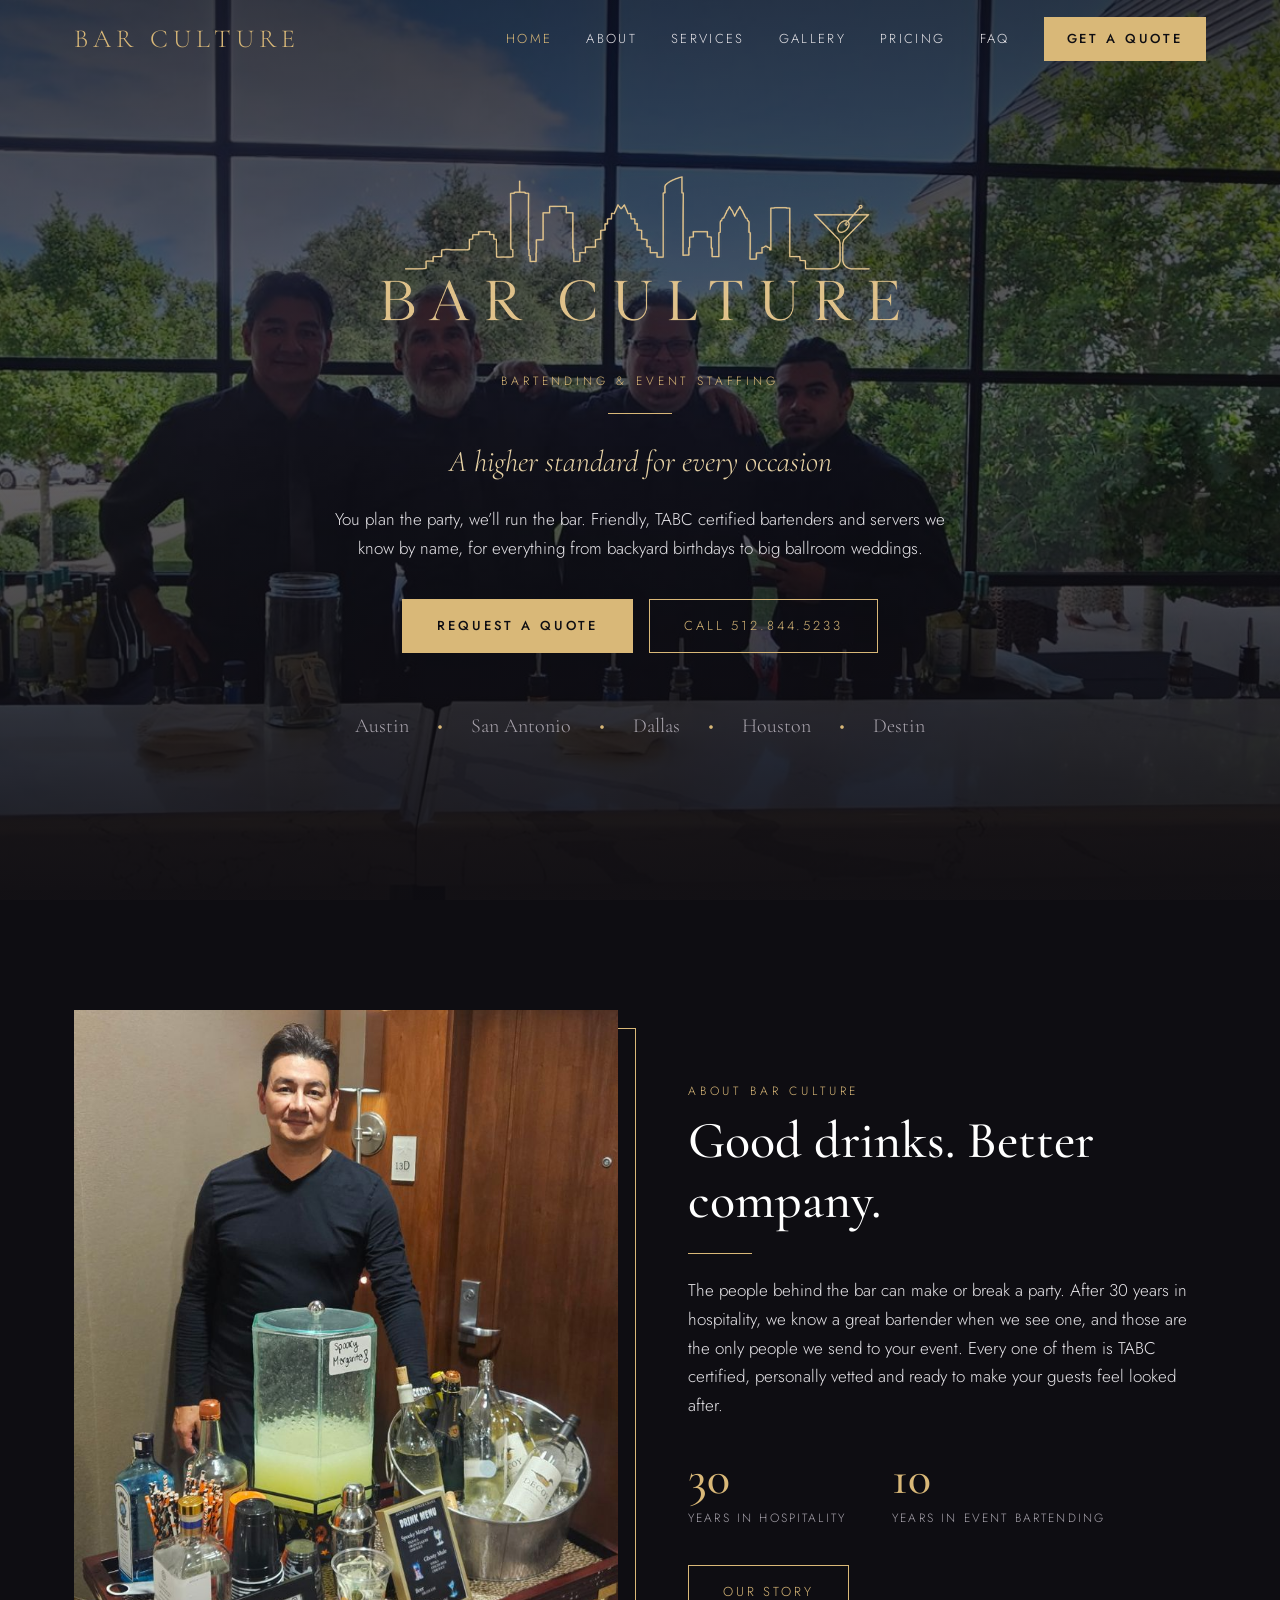
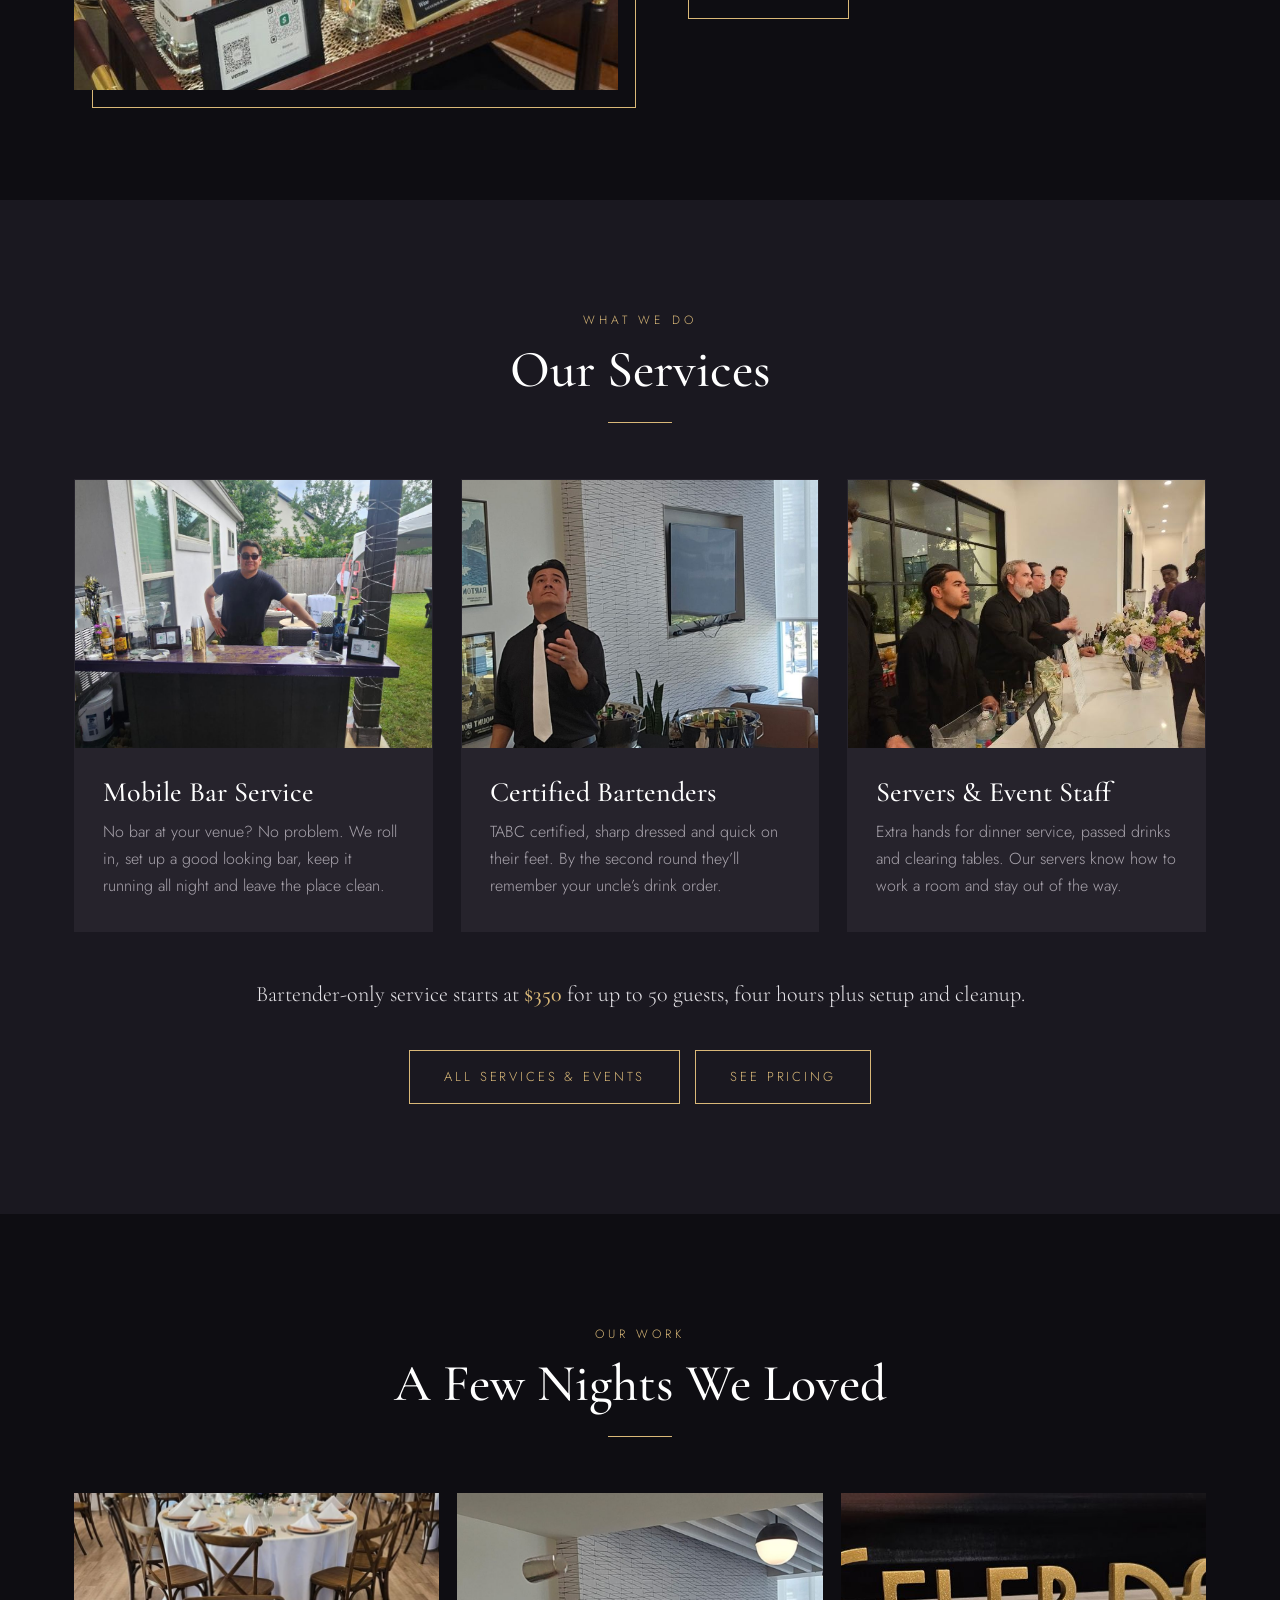
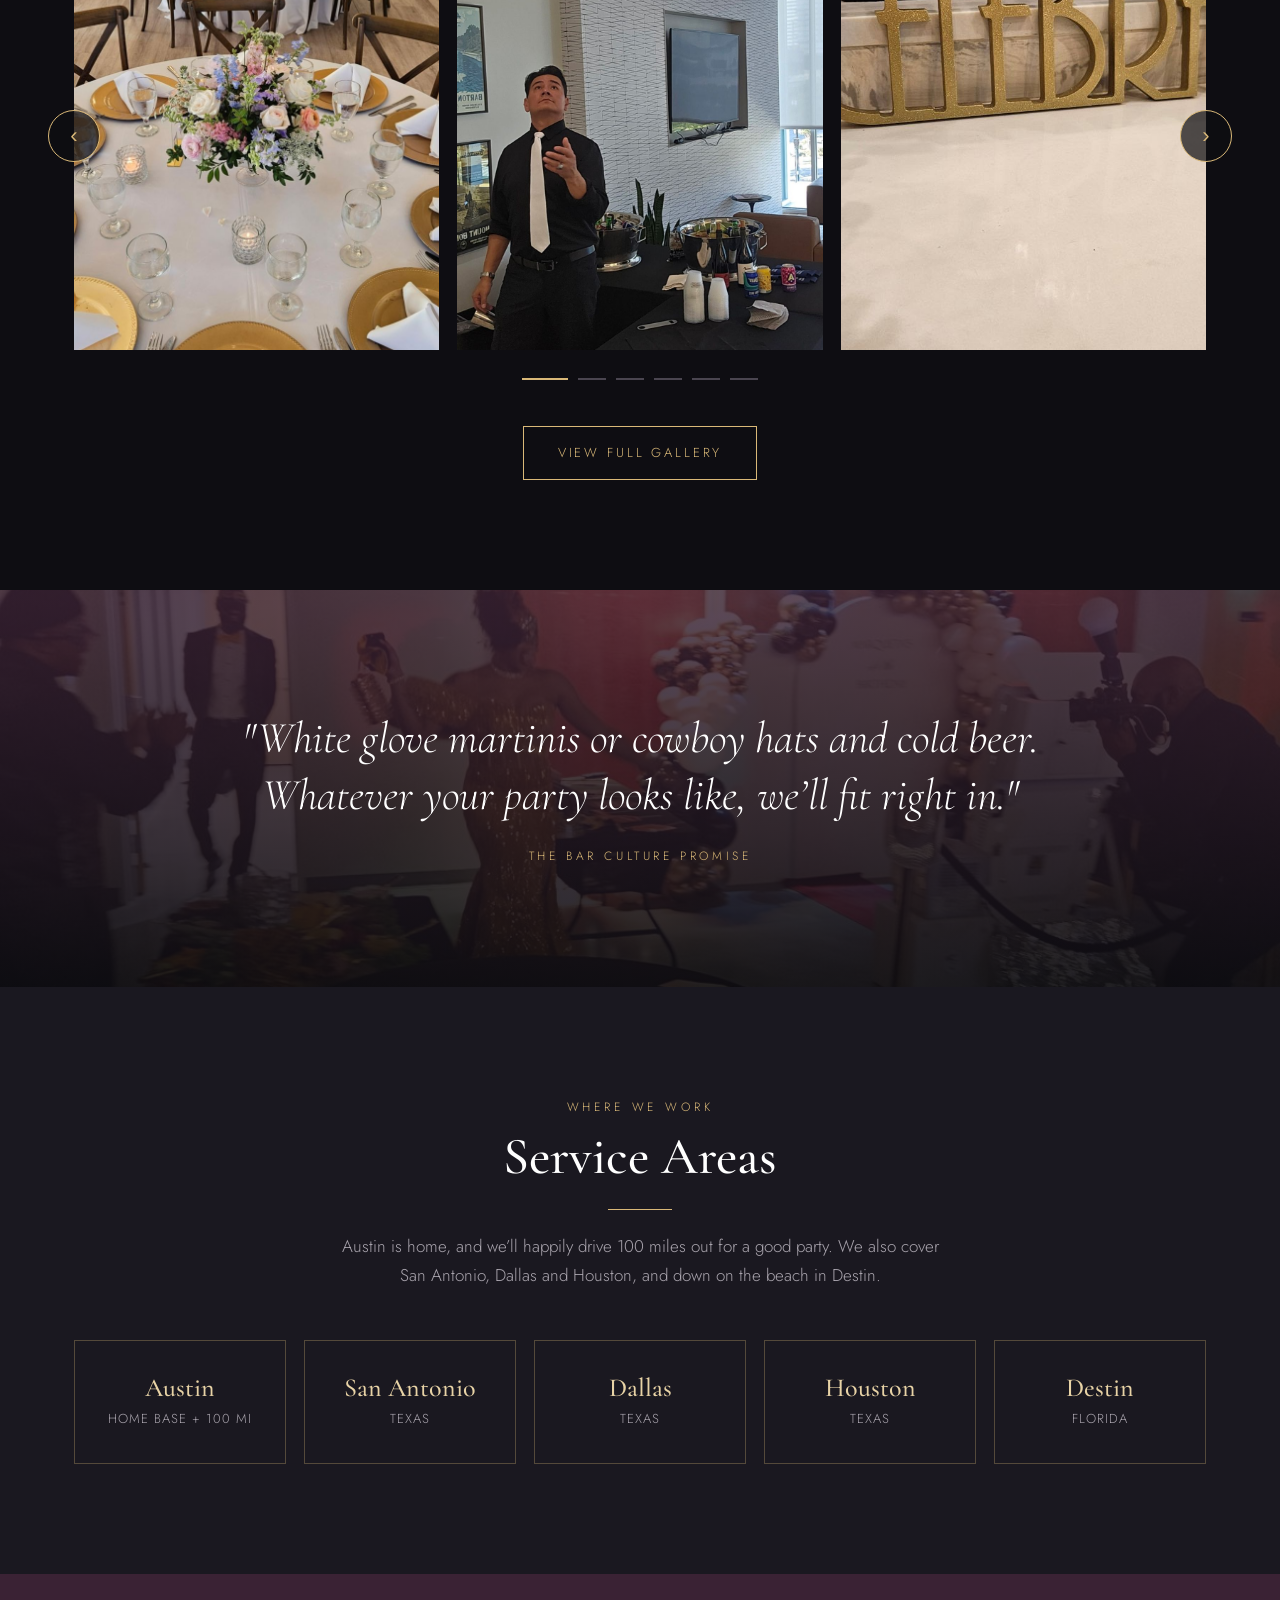
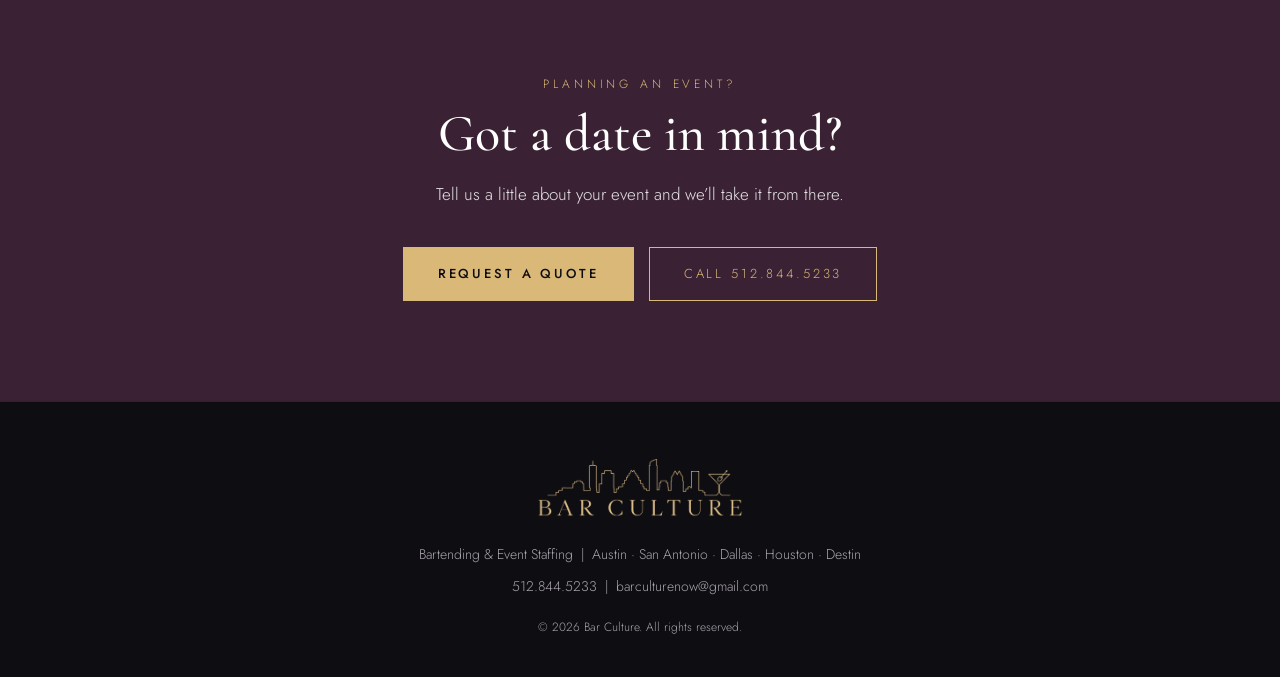
<file: index.html>
<!DOCTYPE html>
<html lang="en">
<head>
<meta charset="UTF-8">
<meta name="viewport" content="width=device-width, initial-scale=1">
<title>Bar Culture | Mobile Bar &amp; Event Staffing in Texas &amp; Destin</title>
<meta name="description" content="Bar Culture provides TABC certified bartenders, servers and mobile bar service for weddings, private parties, corporate events, festivals and concerts across Texas and Destin, Florida.">
<link rel="preconnect" href="https://fonts.googleapis.com">
<link rel="preconnect" href="https://fonts.gstatic.com" crossorigin>
<link href="https://fonts.googleapis.com/css2?family=Cormorant+Garamond:ital,wght@0,400;0,500;0,600;1,400&family=Jost:wght@300;400;500&display=swap" rel="stylesheet">
<link rel="stylesheet" href="css/style.css">
</head>
<body data-page="home">
<header class="hero" id="top">
  <div class="wrap">
    <img src="img/logo-gold.png" alt="Bar Culture" class="hero-logo">
    <div class="eyebrow">Bartending &amp; Event Staffing</div>
    <div class="rule" style="margin:22px auto"></div>
    <div class="tag">A higher standard for every occasion</div>
    <p class="sub">You plan the party, we’ll run the bar. Friendly, TABC certified bartenders and servers we know by name, for everything from backyard birthdays to big ballroom weddings.</p>
    <div class="ctas">
      <a href="contact.html" class="btn btn-gold">Request a Quote</a>
      <a href="tel:+15128445233" class="btn btn-line">Call 512.844.5233</a>
    </div>
    <div class="cities" data-cities><span data-city="Austin">Austin</span><span data-city="San Antonio">San Antonio</span><span data-city="Dallas">Dallas</span><span data-city="Houston">Houston</span><span data-city="Destin">Destin</span></div>
    <div class="near" data-near></div>
  </div>
</header>

<section>
  <div class="wrap intro">
    <div class="intro-img fade"><img src="img/cart.jpg" alt="Bar Culture mobile bar cart"></div>
    <div class="fade">
      <div class="eyebrow">About Bar Culture</div>
      <h2>Good drinks. Better company.</h2>
      <div class="rule"></div>
      <p>The people behind the bar can make or break a party. After 30 years in hospitality, we know a great bartender when we see one, and those are the only people we send to your event. Every one of them is TABC certified, personally vetted and ready to make your guests feel looked after.</p>
      <div class="stats">
        <div class="stat"><b>30</b><small>Years in hospitality</small></div>
        <div class="stat"><b>10</b><small>Years in event bartending</small></div>
      </div>
      <a href="about.html" class="btn btn-line" style="margin-top:34px">Our Story</a>
    </div>
  </div>
</section>

<section class="alt">
  <div class="wrap">
    <div class="center fade"><div class="eyebrow">What We Do</div><h2>Our Services</h2><div class="rule"></div></div>
    <div class="grid3"><div class="card fade"><img src="img/outdoor-bar.jpg" alt="Mobile Bar Service"><div class="body"><h3>Mobile Bar Service</h3><p>No bar at your venue? No problem. We roll in, set up a good looking bar, keep it running all night and leave the place clean.</p></div></div><div class="card fade"><img src="img/bartender.jpg" alt="Certified Bartenders"><div class="body"><h3>Certified Bartenders</h3><p>TABC certified, sharp dressed and quick on their feet. By the second round they’ll remember your uncle’s drink order.</p></div></div><div class="card fade"><img src="img/team.jpg" alt="Servers &amp; Event Staff"><div class="body"><h3>Servers &amp; Event Staff</h3><p>Extra hands for dinner service, passed drinks and clearing tables. Our servers know how to work a room and stay out of the way.</p></div></div></div>
    <p class="teaser fade">Bartender-only service starts at <b>$350</b> for up to 50 guests, four hours plus setup and cleanup.</p>
    <div class="more fade" style="margin-top:26px"><a href="services.html" class="btn btn-line">All Services &amp; Events</a> &nbsp; <a href="services.html#pricing" class="btn btn-line" style="margin-top:10px">See Pricing</a></div>
  </div>
</section>

<section>
  <div class="wrap">
    <div class="center fade"><div class="eyebrow">Our Work</div><h2>A Few Nights We Loved</h2><div class="rule"></div></div>
    <div class="carousel fade" data-carousel></div>
    <div class="more fade"><a href="gallery.html" class="btn btn-line">View Full Gallery</a></div>
  </div>
</section>

<div class="band">
  <div class="wrap fade">
    <blockquote>"White glove martinis or cowboy hats and cold beer. Whatever your party looks like, we’ll fit right in."</blockquote>
    <cite>The Bar Culture Promise</cite>
  </div>
</div>

<section id="areas" class="alt">
  <div class="wrap">
    <div class="center fade">
      <div class="eyebrow">Where We Work</div>
      <h2>Service Areas</h2>
      <div class="rule"></div>
      <p style="color:var(--muted);max-width:620px;margin:0 auto">Austin is home, and we’ll happily drive 100 miles out for a good party. We also cover San Antonio, Dallas and Houston, and down on the beach in Destin.</p>
    </div>
    <div class="areas fade" data-cities>
      <div class="area" data-city="Austin"><h3>Austin</h3><p>HOME BASE + 100 MI</p><span class="tagc">CLOSEST TO YOU</span></div>
      <div class="area" data-city="San Antonio"><h3>San Antonio</h3><p>TEXAS</p><span class="tagc">CLOSEST TO YOU</span></div>
      <div class="area" data-city="Dallas"><h3>Dallas</h3><p>TEXAS</p><span class="tagc">CLOSEST TO YOU</span></div>
      <div class="area" data-city="Houston"><h3>Houston</h3><p>TEXAS</p><span class="tagc">CLOSEST TO YOU</span></div>
      <div class="area" data-city="Destin"><h3>Destin</h3><p>FLORIDA</p><span class="tagc">CLOSEST TO YOU</span></div>
    </div>
  </div>
</section>
<div class="cta-band"><div class="wrap fade"><div class="eyebrow">Planning an event?</div><h2>Got a date in mind?</h2><p style="color:var(--platinum);margin:-8px auto 28px;max-width:520px">Tell us a little about your event and we’ll take it from there.</p>
<a href="contact.html" class="btn btn-gold">Request a Quote</a> &nbsp; <a href="tel:+15128445233" class="btn btn-line" style="margin-top:10px">Call 512.844.5233</a></div></div>
<script src="js/site.js"></script>
</body>
</html>
</file>
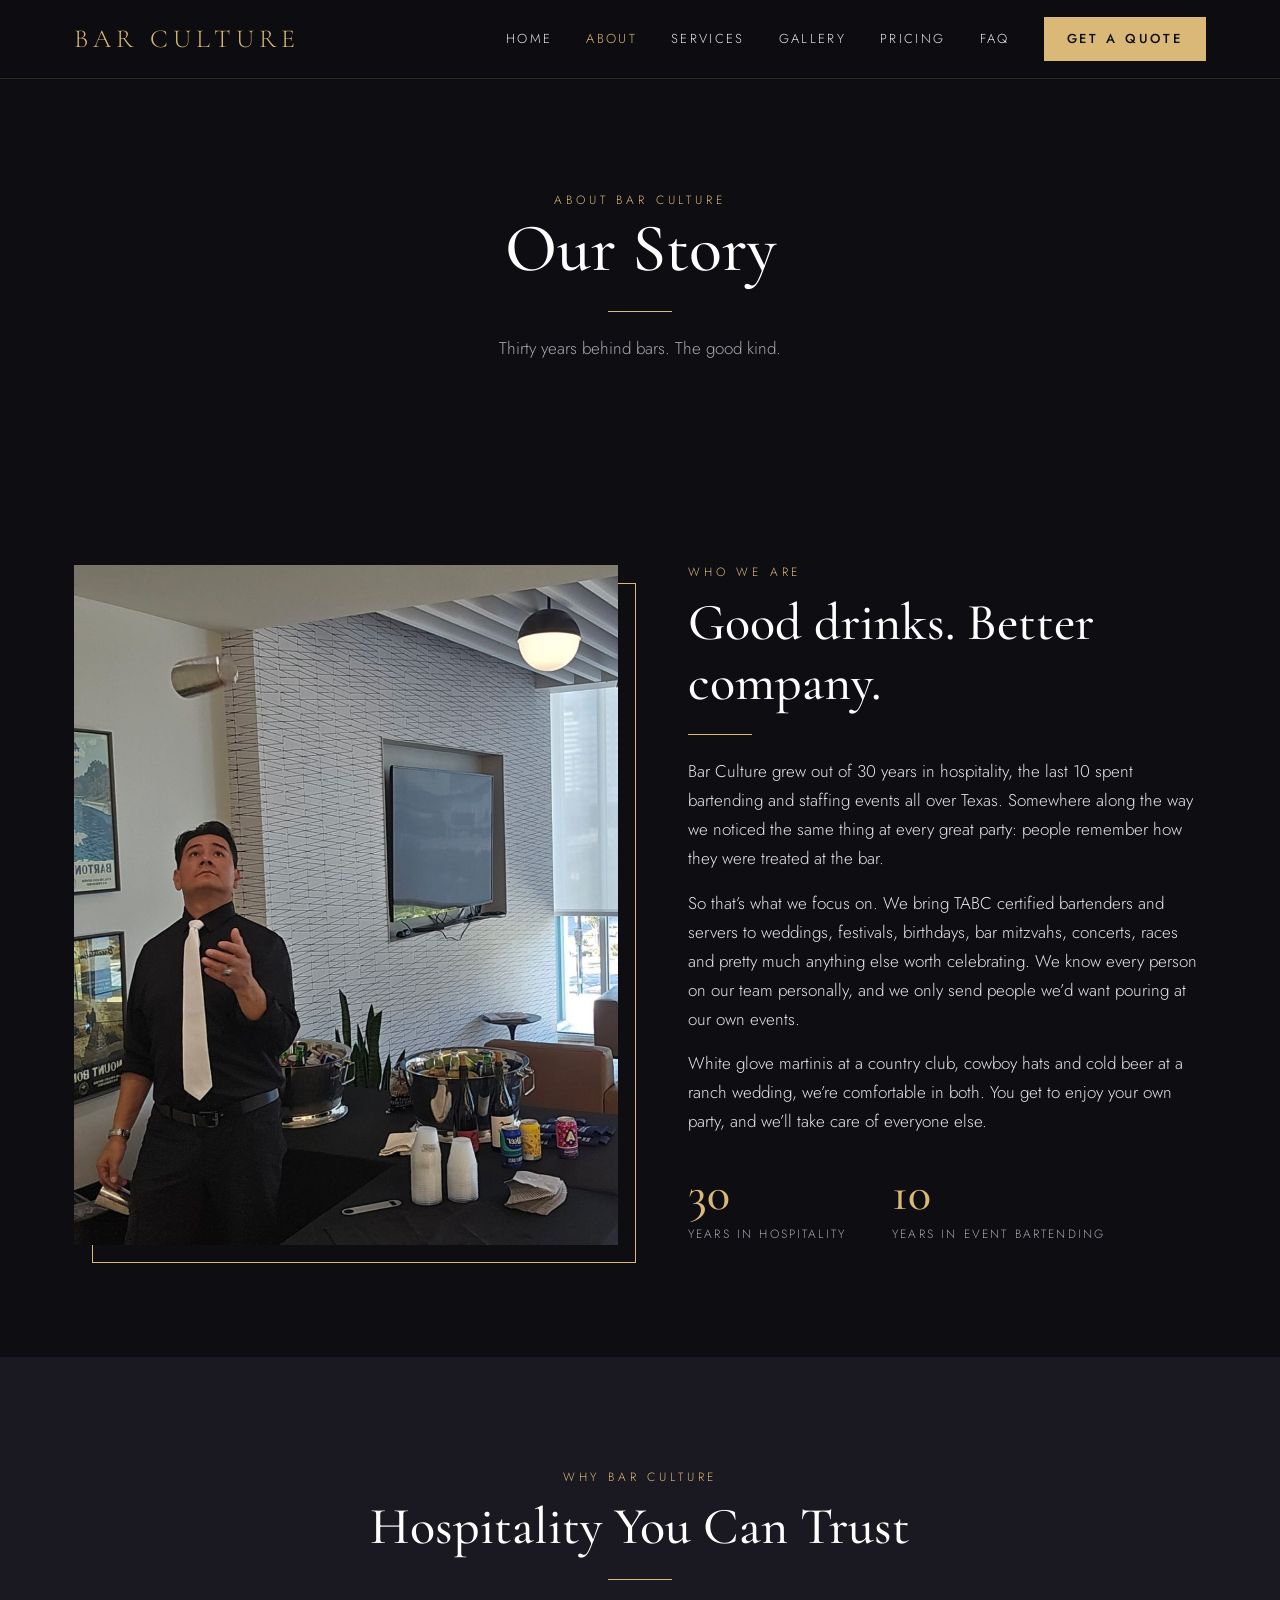
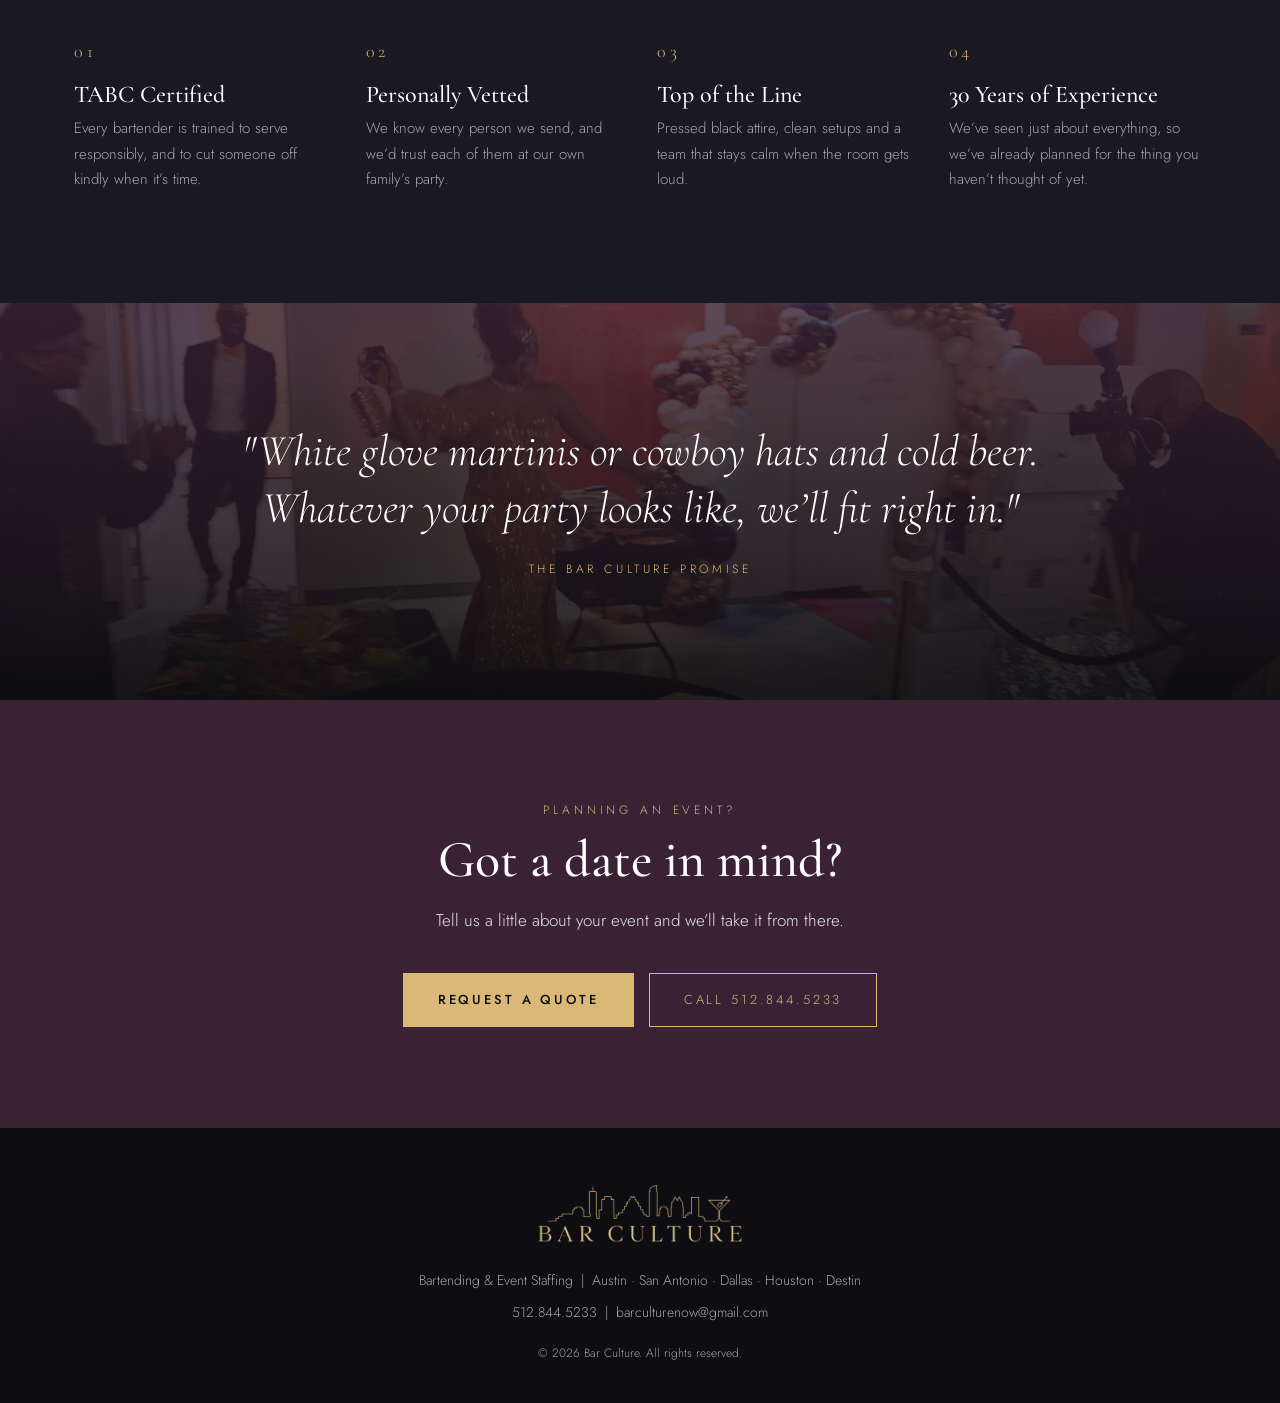
<file: about.html>
<!DOCTYPE html>
<html lang="en">
<head>
<meta charset="UTF-8">
<meta name="viewport" content="width=device-width, initial-scale=1">
<title>Bar Culture | About</title>
<meta name="description" content="Bar Culture provides TABC certified bartenders, servers and mobile bar service for weddings, private parties, corporate events, festivals and concerts across Texas and Destin, Florida.">
<link rel="preconnect" href="https://fonts.googleapis.com">
<link rel="preconnect" href="https://fonts.gstatic.com" crossorigin>
<link href="https://fonts.googleapis.com/css2?family=Cormorant+Garamond:ital,wght@0,400;0,500;0,600;1,400&family=Jost:wght@300;400;500&display=swap" rel="stylesheet">
<link rel="stylesheet" href="css/style.css">
</head>
<body data-page="about">
<header class="page-head" style="--bg:url(../img/team.jpg)">
  <div class="wrap"><div class="eyebrow">About Bar Culture</div><h1>Our Story</h1><div class="rule"></div><p>Thirty years behind bars. The good kind.</p></div>
</header>
<section>
  <div class="wrap intro">
    <div class="intro-img fade"><img src="img/bartender.jpg" alt="Bar Culture founder"></div>
    <div class="fade">
      <div class="eyebrow">Who We Are</div>
      <h2>Good drinks. Better company.</h2>
      <div class="rule"></div>
      <p>Bar Culture grew out of 30 years in hospitality, the last 10 spent bartending and staffing events all over Texas. Somewhere along the way we noticed the same thing at every great party: people remember how they were treated at the bar.</p>
      <p style="margin-top:16px">So that’s what we focus on. We bring TABC certified bartenders and servers to weddings, festivals, birthdays, bar mitzvahs, concerts, races and pretty much anything else worth celebrating. We know every person on our team personally, and we only send people we’d want pouring at our own events.</p>
      <p style="margin-top:16px">White glove martinis at a country club, cowboy hats and cold beer at a ranch wedding, we’re comfortable in both. You get to enjoy your own party, and we’ll take care of everyone else.</p>
      <div class="stats">
        <div class="stat"><b>30</b><small>Years in hospitality</small></div>
        <div class="stat"><b>10</b><small>Years in event bartending</small></div>
      </div>
    </div>
  </div>
</section>
<section class="alt">
  <div class="wrap">
    <div class="center fade"><div class="eyebrow">Why Bar Culture</div><h2>Hospitality You Can Trust</h2><div class="rule"></div></div>
    <div class="why">
      <div class="fade"><div class="num">01</div><h3>TABC Certified</h3><p>Every bartender is trained to serve responsibly, and to cut someone off kindly when it’s time.</p></div>
      <div class="fade"><div class="num">02</div><h3>Personally Vetted</h3><p>We know every person we send, and we’d trust each of them at our own family’s party.</p></div>
      <div class="fade"><div class="num">03</div><h3>Top of the Line</h3><p>Pressed black attire, clean setups and a team that stays calm when the room gets loud.</p></div>
      <div class="fade"><div class="num">04</div><h3>30 Years of Experience</h3><p>We’ve seen just about everything, so we’ve already planned for the thing you haven’t thought of yet.</p></div>
    </div>
  </div>
</section>
<div class="band">
  <div class="wrap fade">
    <blockquote>"White glove martinis or cowboy hats and cold beer. Whatever your party looks like, we’ll fit right in."</blockquote>
    <cite>The Bar Culture Promise</cite>
  </div>
</div>
<div class="cta-band"><div class="wrap fade"><div class="eyebrow">Planning an event?</div><h2>Got a date in mind?</h2><p style="color:var(--platinum);margin:-8px auto 28px;max-width:520px">Tell us a little about your event and we’ll take it from there.</p>
<a href="contact.html" class="btn btn-gold">Request a Quote</a> &nbsp; <a href="tel:+15128445233" class="btn btn-line" style="margin-top:10px">Call 512.844.5233</a></div></div>
<script src="js/site.js"></script>
</body>
</html>
</file>
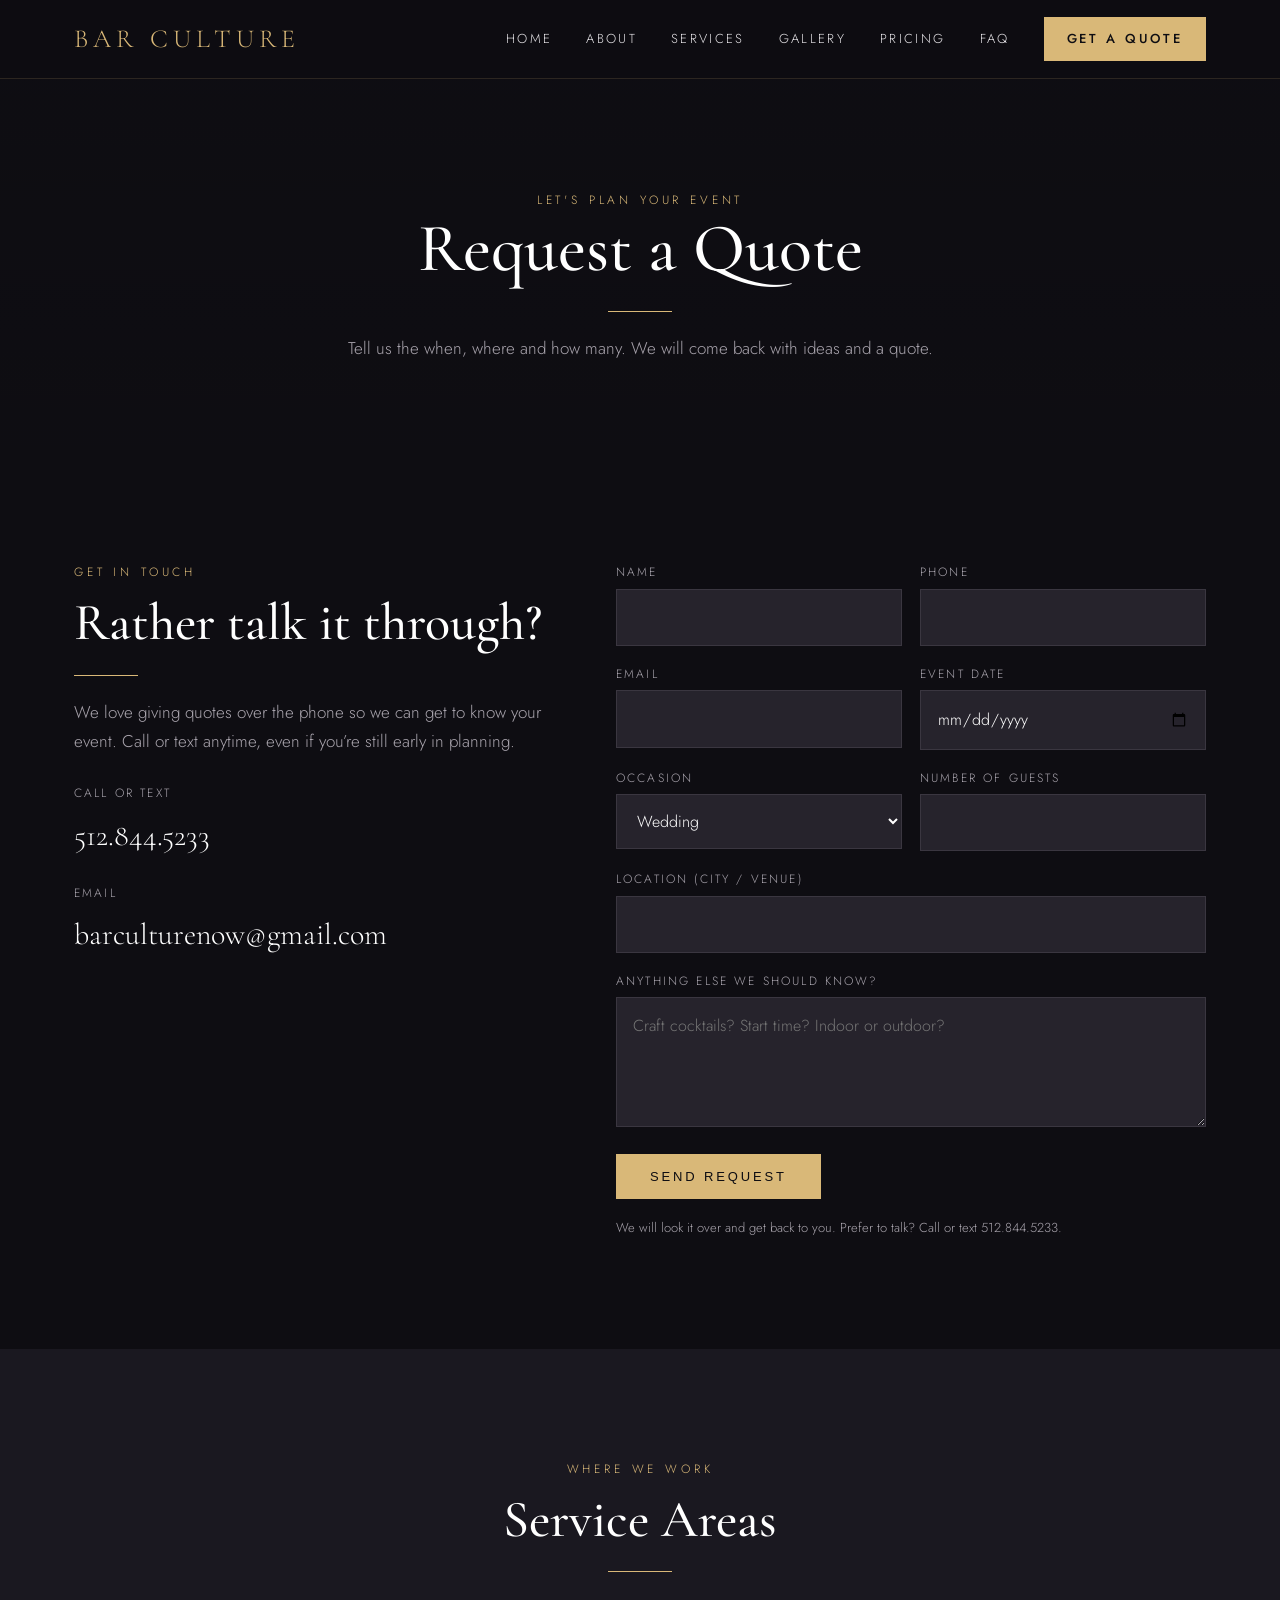
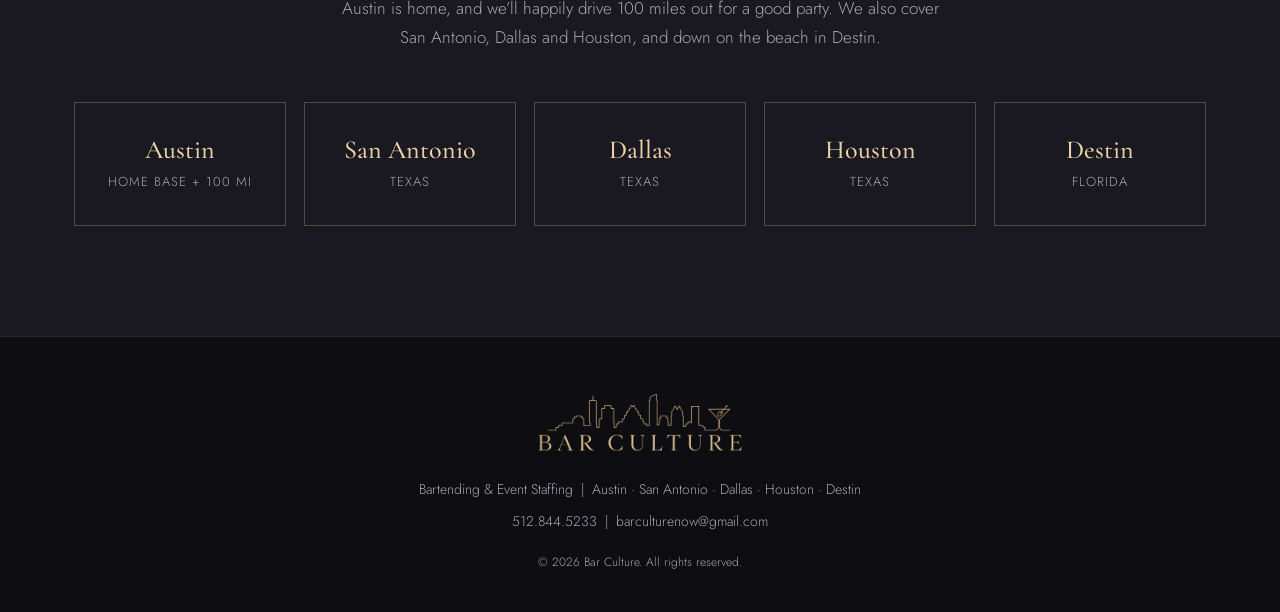
<file: contact.html>
<!DOCTYPE html>
<html lang="en">
<head>
<meta charset="UTF-8">
<meta name="viewport" content="width=device-width, initial-scale=1">
<title>Bar Culture | Request a Quote</title>
<meta name="description" content="Bar Culture provides TABC certified bartenders, servers and mobile bar service for weddings, private parties, corporate events, festivals and concerts across Texas and Destin, Florida.">
<link rel="preconnect" href="https://fonts.googleapis.com">
<link rel="preconnect" href="https://fonts.gstatic.com" crossorigin>
<link href="https://fonts.googleapis.com/css2?family=Cormorant+Garamond:ital,wght@0,400;0,500;0,600;1,400&family=Jost:wght@300;400;500&display=swap" rel="stylesheet">
<link rel="stylesheet" href="css/style.css">
</head>
<body data-page="contact">
<header class="page-head" style="--bg:url(../img/wedding.jpg)">
  <div class="wrap"><div class="eyebrow">Let&#39;s Plan Your Event</div><h1>Request a Quote</h1><div class="rule"></div><p>Tell us the when, where and how many. We will come back with ideas and a quote.</p></div>
</header>
<section>
  <div class="wrap contact">
    <div class="cinfo fade">
      <div class="eyebrow">Get in Touch</div>
      <h2>Rather talk it through?</h2>
      <div class="rule"></div>
      <p style="color:var(--muted);margin-bottom:28px">We love giving quotes over the phone so we can get to know your event. Call or text anytime, even if you’re still early in planning.</p><label>Call or Text</label><a href="tel:+15128445233">512.844.5233</a>
      <label>Email</label><a href="mailto:barculturenow@gmail.com">barculturenow@gmail.com</a>
      <div class="near" data-near style="margin-top:0"></div>
    </div>
    <form id="quote" class="fade" action="https://formsubmit.co/barculturenow@gmail.com" method="POST">
      <input type="hidden" name="_subject" value="New quote request from the Bar Culture website">
      <input type="hidden" name="_template" value="table">
      <input type="hidden" name="_captcha" value="false">
      <input type="hidden" name="_next" value="https://musa31416.github.io/bar-culture/thanks.html">
      <input type="text" name="_honey" style="display:none" tabindex="-1" autocomplete="off">
      <div><label>Name</label><input name="Name" required></div>
      <div><label>Phone</label><input name="Phone" type="tel" required></div>
      <div><label>Email</label><input name="email" type="email" required></div>
      <div><label>Event Date</label><input name="Event date" type="date"></div>
      <div><label>Occasion</label><select name="Occasion"><option>Wedding</option><option>Private Party</option><option>Birthday</option><option>Bar / Bat Mitzvah</option><option>Corporate Event</option><option>Festival / Concert</option><option>Race / Sporting Event</option><option>Other</option></select></div>
      <div><label>Number of Guests</label><input name="Guests" type="number" min="1"></div>
      <div class="full"><label>Location (City / Venue)</label><input name="Location"></div>
      <div class="full"><label>Anything else we should know?</label><textarea name="Details" placeholder="Craft cocktails? Start time? Indoor or outdoor?"></textarea></div>
      <button class="btn btn-gold" type="submit">Send Request</button>
      <p class="full" style="font-size:13px;color:var(--muted)">We will look it over and get back to you. Prefer to talk? Call or text 512.844.5233.</p>
    </form>
  </div>
</section>
<section id="areas" class="alt">
  <div class="wrap">
    <div class="center fade">
      <div class="eyebrow">Where We Work</div>
      <h2>Service Areas</h2>
      <div class="rule"></div>
      <p style="color:var(--muted);max-width:620px;margin:0 auto">Austin is home, and we’ll happily drive 100 miles out for a good party. We also cover San Antonio, Dallas and Houston, and down on the beach in Destin.</p>
    </div>
    <div class="areas fade" data-cities>
      <div class="area" data-city="Austin"><h3>Austin</h3><p>HOME BASE + 100 MI</p><span class="tagc">CLOSEST TO YOU</span></div>
      <div class="area" data-city="San Antonio"><h3>San Antonio</h3><p>TEXAS</p><span class="tagc">CLOSEST TO YOU</span></div>
      <div class="area" data-city="Dallas"><h3>Dallas</h3><p>TEXAS</p><span class="tagc">CLOSEST TO YOU</span></div>
      <div class="area" data-city="Houston"><h3>Houston</h3><p>TEXAS</p><span class="tagc">CLOSEST TO YOU</span></div>
      <div class="area" data-city="Destin"><h3>Destin</h3><p>FLORIDA</p><span class="tagc">CLOSEST TO YOU</span></div>
    </div>
  </div>
</section>
<script src="js/site.js"></script>
</body>
</html>
</file>
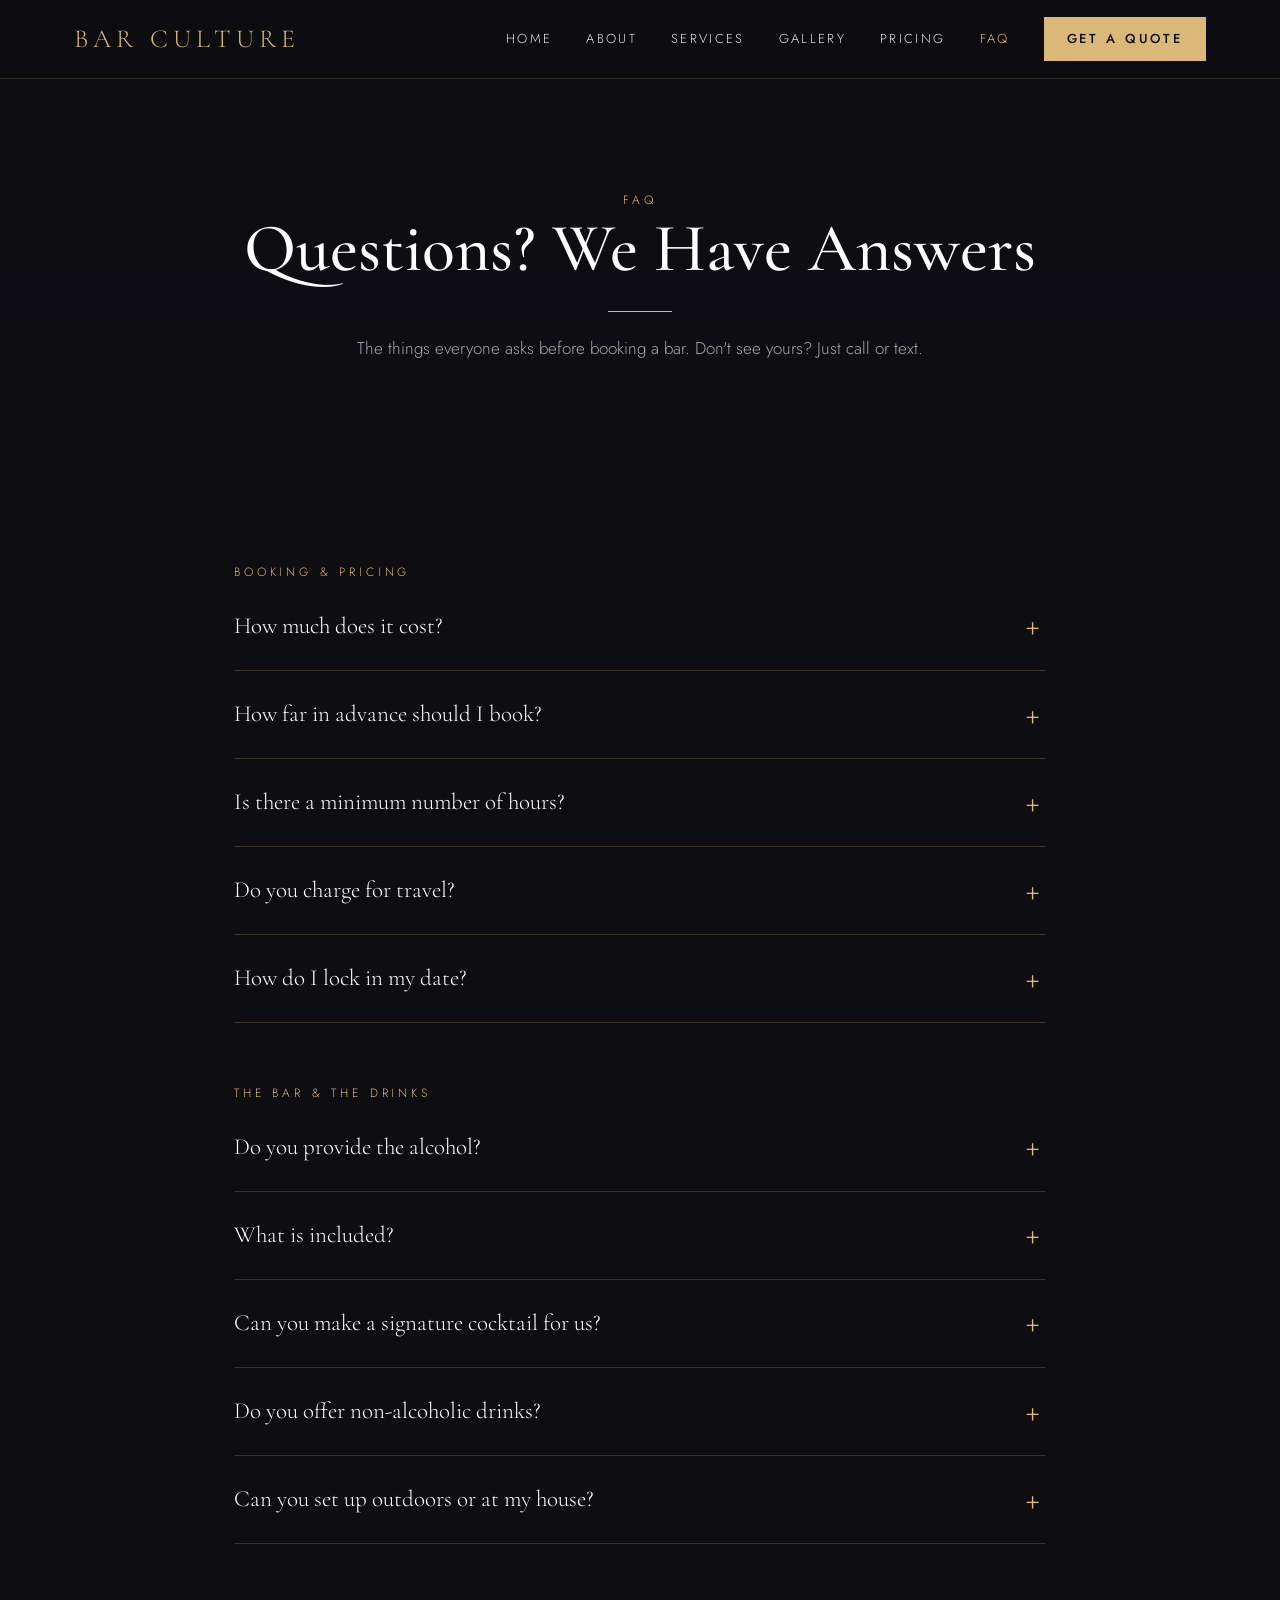
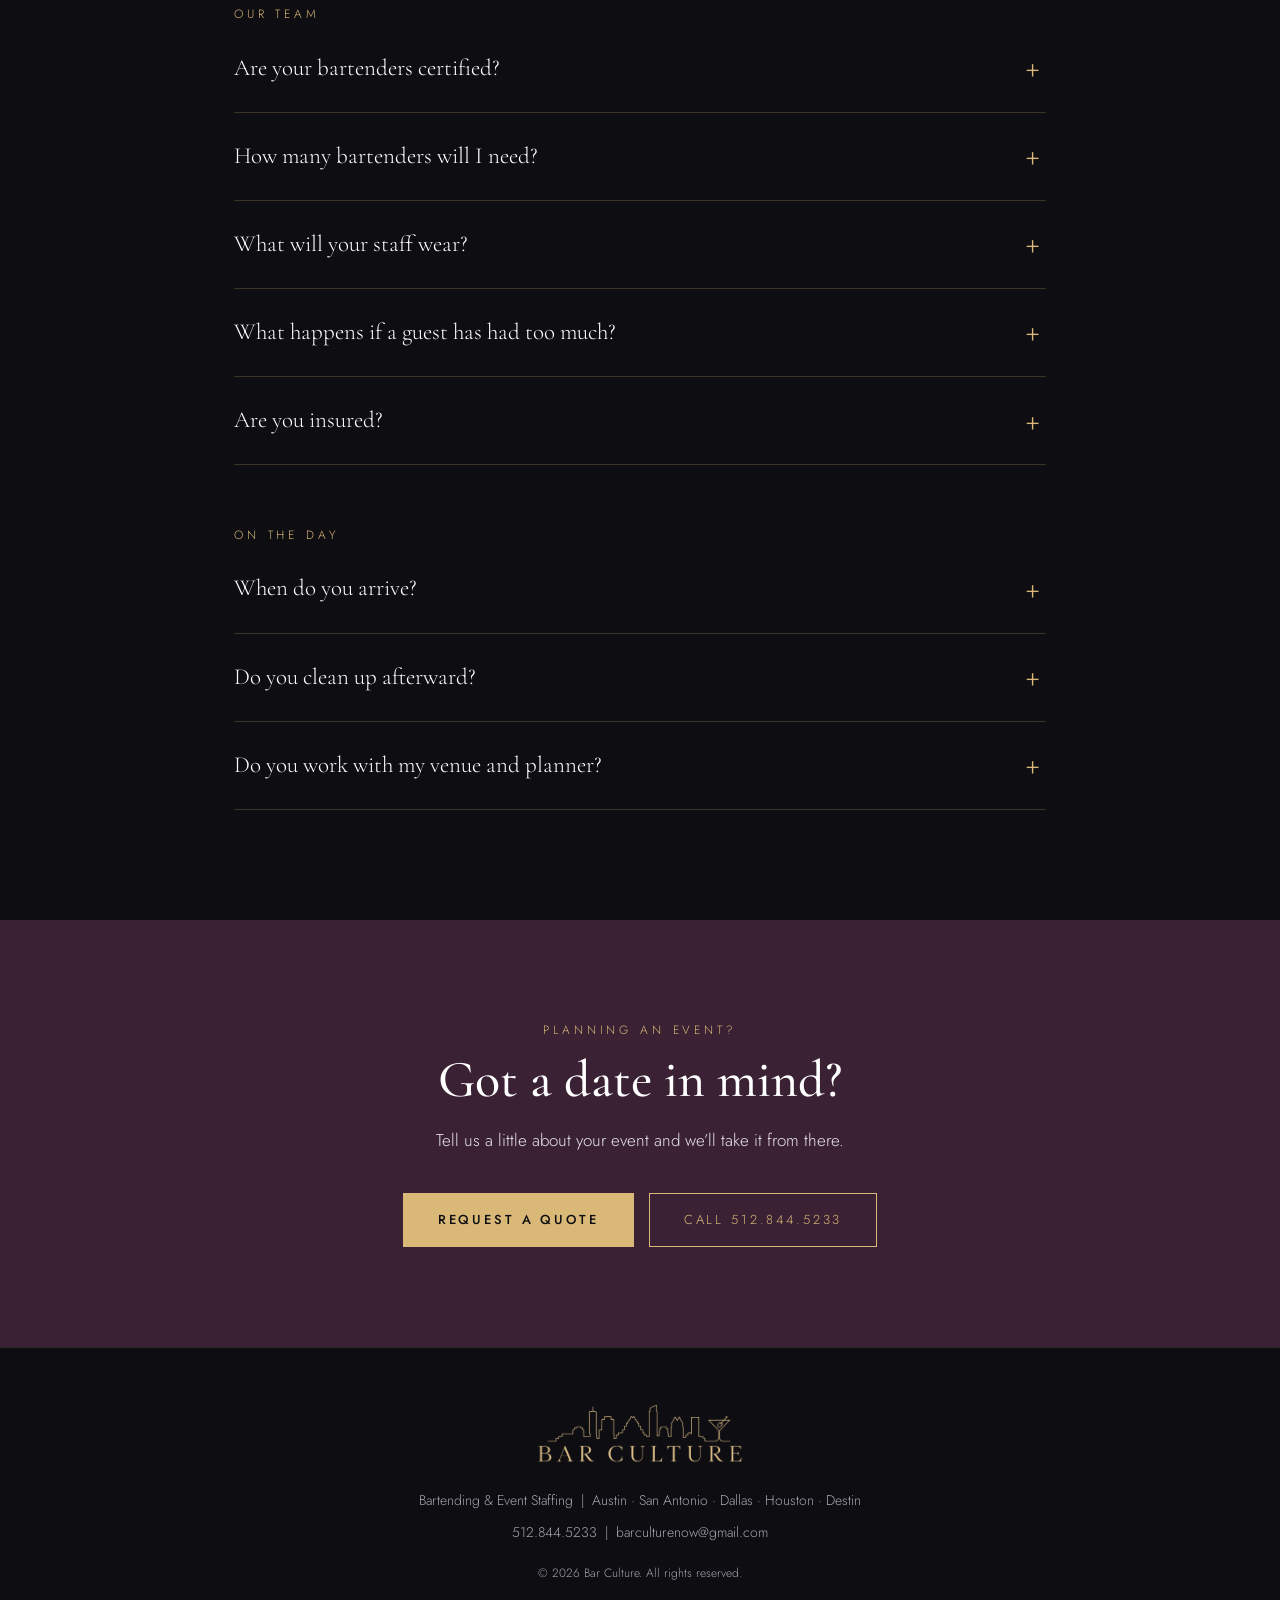
<file: faq.html>
<!DOCTYPE html>
<html lang="en">
<head>
<meta charset="UTF-8">
<meta name="viewport" content="width=device-width, initial-scale=1">
<title>Bar Culture | FAQ</title>
<meta name="description" content="Bar Culture provides TABC certified bartenders, servers and mobile bar service for weddings, private parties, corporate events, festivals and concerts across Texas and Destin, Florida.">
<link rel="preconnect" href="https://fonts.googleapis.com">
<link rel="preconnect" href="https://fonts.gstatic.com" crossorigin>
<link href="https://fonts.googleapis.com/css2?family=Cormorant+Garamond:ital,wght@0,400;0,500;0,600;1,400&family=Jost:wght@300;400;500&display=swap" rel="stylesheet">
<link rel="stylesheet" href="css/style.css">
</head>
<body data-page="faq">
<header class="page-head" style="--bg:url(../img/punch.jpg)">
  <div class="wrap"><div class="eyebrow">FAQ</div><h1>Questions? We Have Answers</h1><div class="rule"></div><p>The things everyone asks before booking a bar. Don&#39;t see yours? Just call or text.</p></div>
</header>
<section>
  <div class="wrap faq-wrap">
<div class="faq-group fade"><div class="eyebrow">Booking &amp; Pricing</div>
<details><summary>How much does it cost?</summary><p>Our Bartender-Only Service starts at $350 for up to 50 guests. That covers four hours of bar service plus setup and cleanup. Extra hours, extra staff, supplies and travel outside our service area are priced separately. We like to give quotes over the phone so we can get to know your event, so give us a call or send a quote request.</p></details>
<details><!-- CONFIRM: booking lead time --><summary>How far in advance should I book?</summary><p>For weddings and big events, two to three months ahead is a good idea, and earlier for spring and fall Saturdays since those go fast. For smaller parties a few weeks is often fine. If your date is close, just ask. We will always try to make it work.</p></details>
<details><summary>Is there a minimum number of hours?</summary><p>Yes, four hours of service. Setup and cleanup happen on top of that time, so you get the full four hours of pouring. Need more? Additional hours are available on request.</p></details>
<details><summary>Do you charge for travel?</summary><p>Travel inside our service area is covered. For events outside it, travel is priced separately and we will include it in your quote up front, so there are no surprises.</p></details>
<details><!-- CONFIRM: deposit and payment terms --><summary>How do I lock in my date?</summary><p>Once you are happy with your quote, a deposit holds your date and the rest is due closer to the event. We will walk you through it when you book.</p></details>
</div>
<div class="faq-group fade"><div class="eyebrow">The Bar &amp; The Drinks</div>
<details><summary>Do you provide the alcohol?</summary><p>You provide the alcohol, mixers, ice and cups, and we take care of everything behind the bar. Not sure how much to buy? Ask us and we will help you plan it.</p></details>
<details><summary>What is included?</summary><p>With our Bartender-Only Service you get professional bartenders, bar setup, four hours of service and cleanup afterward. You provide the alcohol, mixers, ice and cups. If you need extra supplies or staff, just ask and we will price it into your quote.</p></details>
<details><summary>Can you make a signature cocktail for us?</summary><p>Absolutely, and it is one of our favorite parts. We can name a drink after the couple, match your colors or recreate a family favorite. Mocktail versions are always on the table too.</p></details>
<details><summary>Do you offer non-alcoholic drinks?</summary><p>Yes. Mocktails, lemonades, sodas and infused waters are easy to add so every guest has something good in their hand.</p></details>
<details><summary>Can you set up outdoors or at my house?</summary><p>Yes. Backyards, ranches, barns, parks and beaches all work. We just need a flat spot for the bar and, ideally, a power outlet nearby.</p></details>
</div>
<div class="faq-group fade"><div class="eyebrow">Our Team</div>
<details><!-- CONFIRM: certification details for Destin events --><summary>Are your bartenders certified?</summary><p>Yes. Our bartenders are TABC certified and trained to serve responsibly. We also personally vet everyone on our team before they ever work one of our events.</p></details>
<details><summary>How many bartenders will I need?</summary><p>We plan on one bartender for every 50 guests. If you want craft cocktails or more involved drinks, we go with one for every 25 so nobody waits too long at the bar.</p></details>
<details><!-- CONFIRM: attire --><summary>What will your staff wear?</summary><p>Our standard look is sharp and all black. If you have a theme or dress code, let us know and we will match it.</p></details>
<details><summary>What happens if a guest has had too much?</summary><p>Our bartenders are trained to spot it early and handle it quietly and kindly, without making a scene. Keeping your guests safe is part of the job.</p></details>
<details><!-- CONFIRM: liquor liability insurance --><summary>Are you insured?</summary><p>Yes, and we are happy to send proof of insurance to your venue if they need it.</p></details>
</div>
<div class="faq-group fade"><div class="eyebrow">On The Day</div>
<details><!-- CONFIRM: arrival time --><summary>When do you arrive?</summary><p>We usually arrive about an hour before service to set up, so the bar is ready before your first guest walks in.</p></details>
<details><summary>Do you clean up afterward?</summary><p>Yes. We break down the bar, clear our area and leave the space the way we found it.</p></details>
<details><summary>Do you work with my venue and planner?</summary><p>All the time. We are happy to coordinate directly with your venue, planner or caterer so you have one less thing to manage.</p></details>
</div>

  </div>
</section>
<div class="cta-band"><div class="wrap fade"><div class="eyebrow">Planning an event?</div><h2>Got a date in mind?</h2><p style="color:var(--platinum);margin:-8px auto 28px;max-width:520px">Tell us a little about your event and we’ll take it from there.</p>
<a href="contact.html" class="btn btn-gold">Request a Quote</a> &nbsp; <a href="tel:+15128445233" class="btn btn-line" style="margin-top:10px">Call 512.844.5233</a></div></div>
<script src="js/site.js"></script>
</body>
</html>
</file>
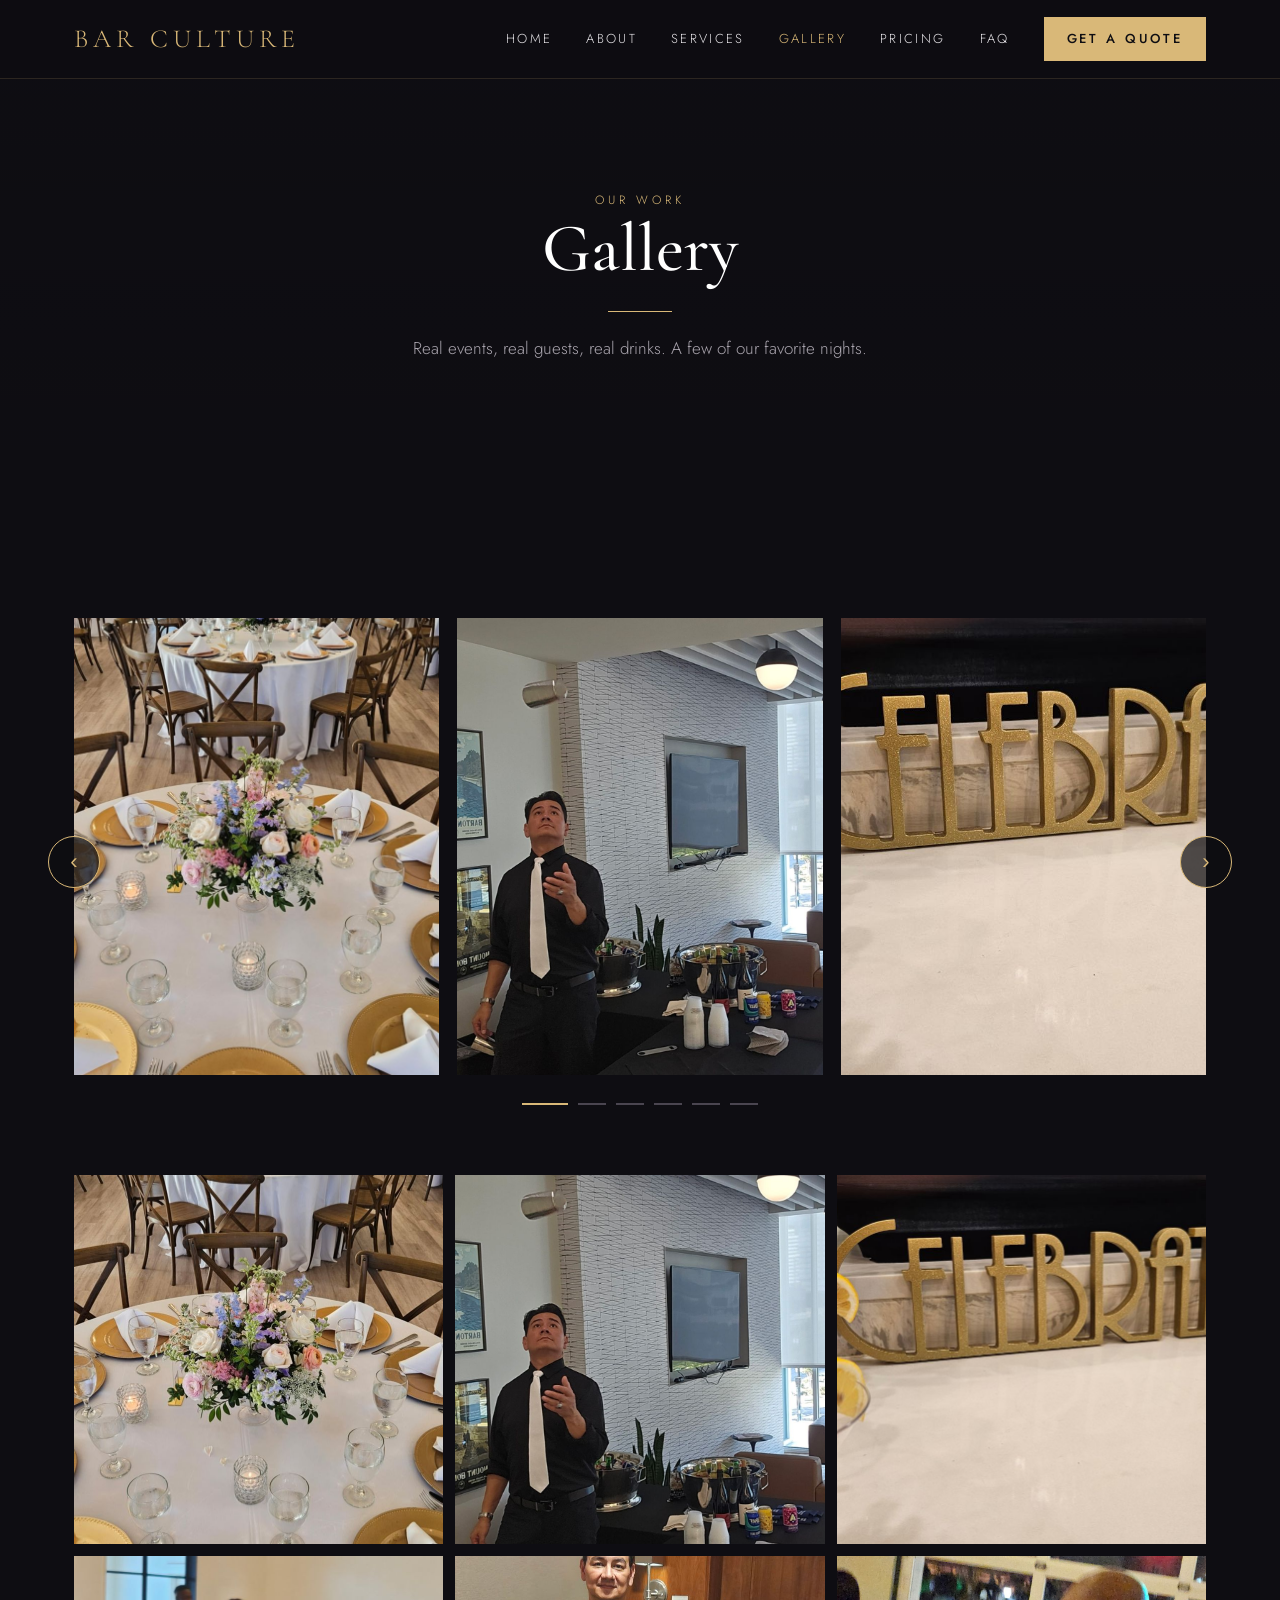
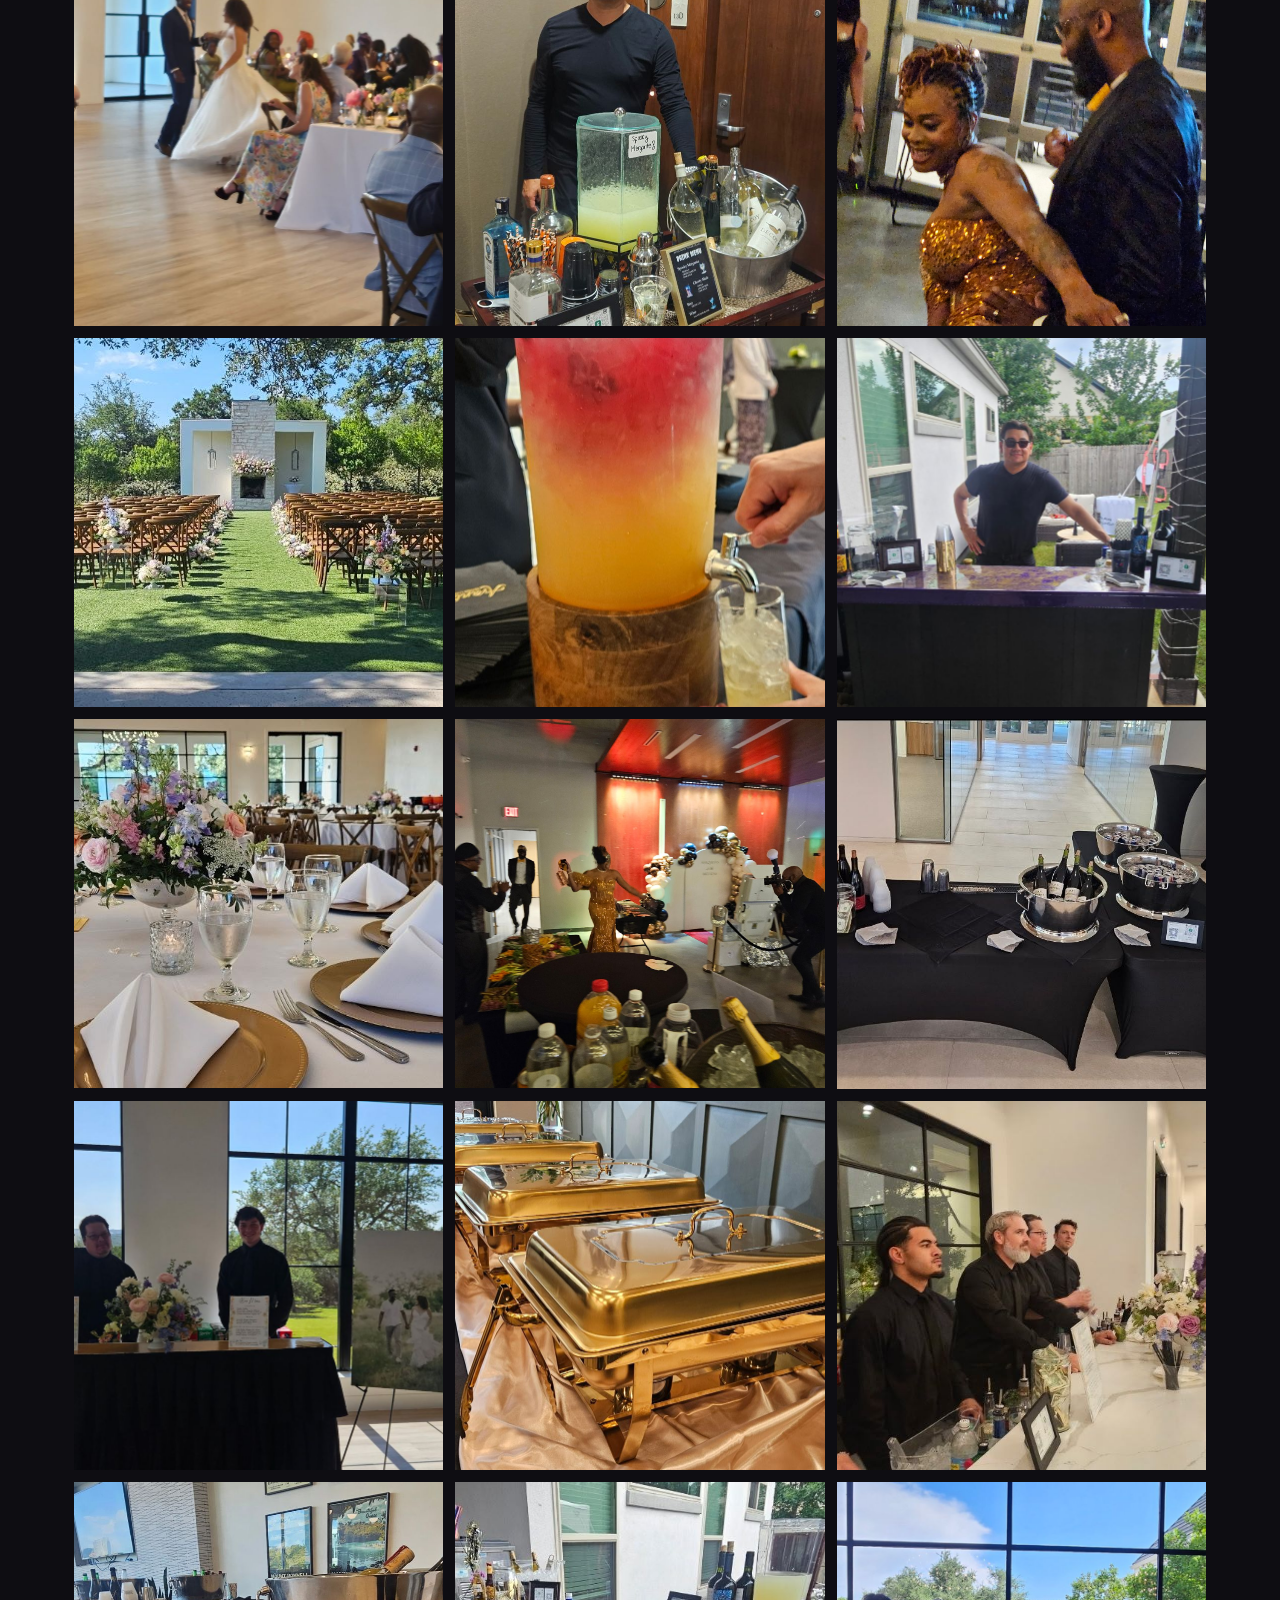
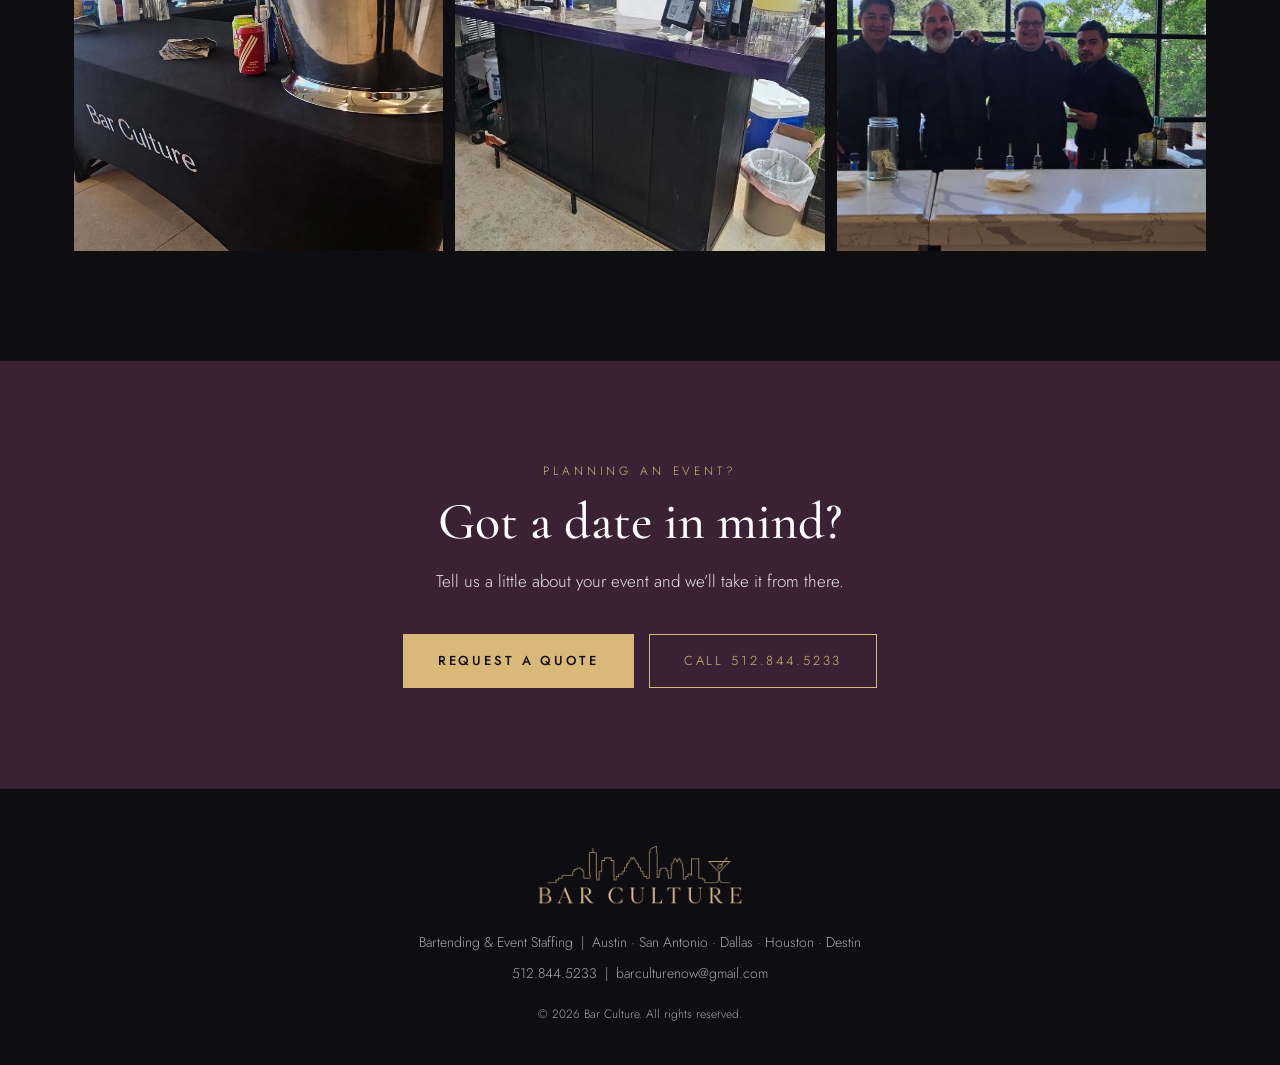
<file: gallery.html>
<!DOCTYPE html>
<html lang="en">
<head>
<meta charset="UTF-8">
<meta name="viewport" content="width=device-width, initial-scale=1">
<title>Bar Culture | Gallery</title>
<meta name="description" content="Bar Culture provides TABC certified bartenders, servers and mobile bar service for weddings, private parties, corporate events, festivals and concerts across Texas and Destin, Florida.">
<link rel="preconnect" href="https://fonts.googleapis.com">
<link rel="preconnect" href="https://fonts.gstatic.com" crossorigin>
<link href="https://fonts.googleapis.com/css2?family=Cormorant+Garamond:ital,wght@0,400;0,500;0,600;1,400&family=Jost:wght@300;400;500&display=swap" rel="stylesheet">
<link rel="stylesheet" href="css/style.css">
</head>
<body data-page="gallery">
<header class="page-head" style="--bg:url(../img/tablescape.jpg)">
  <div class="wrap"><div class="eyebrow">Our Work</div><h1>Gallery</h1><div class="rule"></div><p>Real events, real guests, real drinks. A few of our favorite nights.</p></div>
</header>
<section>
  <div class="wrap">
    <div class="carousel fade" data-carousel></div>
    <div class="grid-gal" data-grid></div>
  </div>
</section>
<div class="cta-band"><div class="wrap fade"><div class="eyebrow">Planning an event?</div><h2>Got a date in mind?</h2><p style="color:var(--platinum);margin:-8px auto 28px;max-width:520px">Tell us a little about your event and we’ll take it from there.</p>
<a href="contact.html" class="btn btn-gold">Request a Quote</a> &nbsp; <a href="tel:+15128445233" class="btn btn-line" style="margin-top:10px">Call 512.844.5233</a></div></div>
<script src="js/site.js"></script>
</body>
</html>
</file>
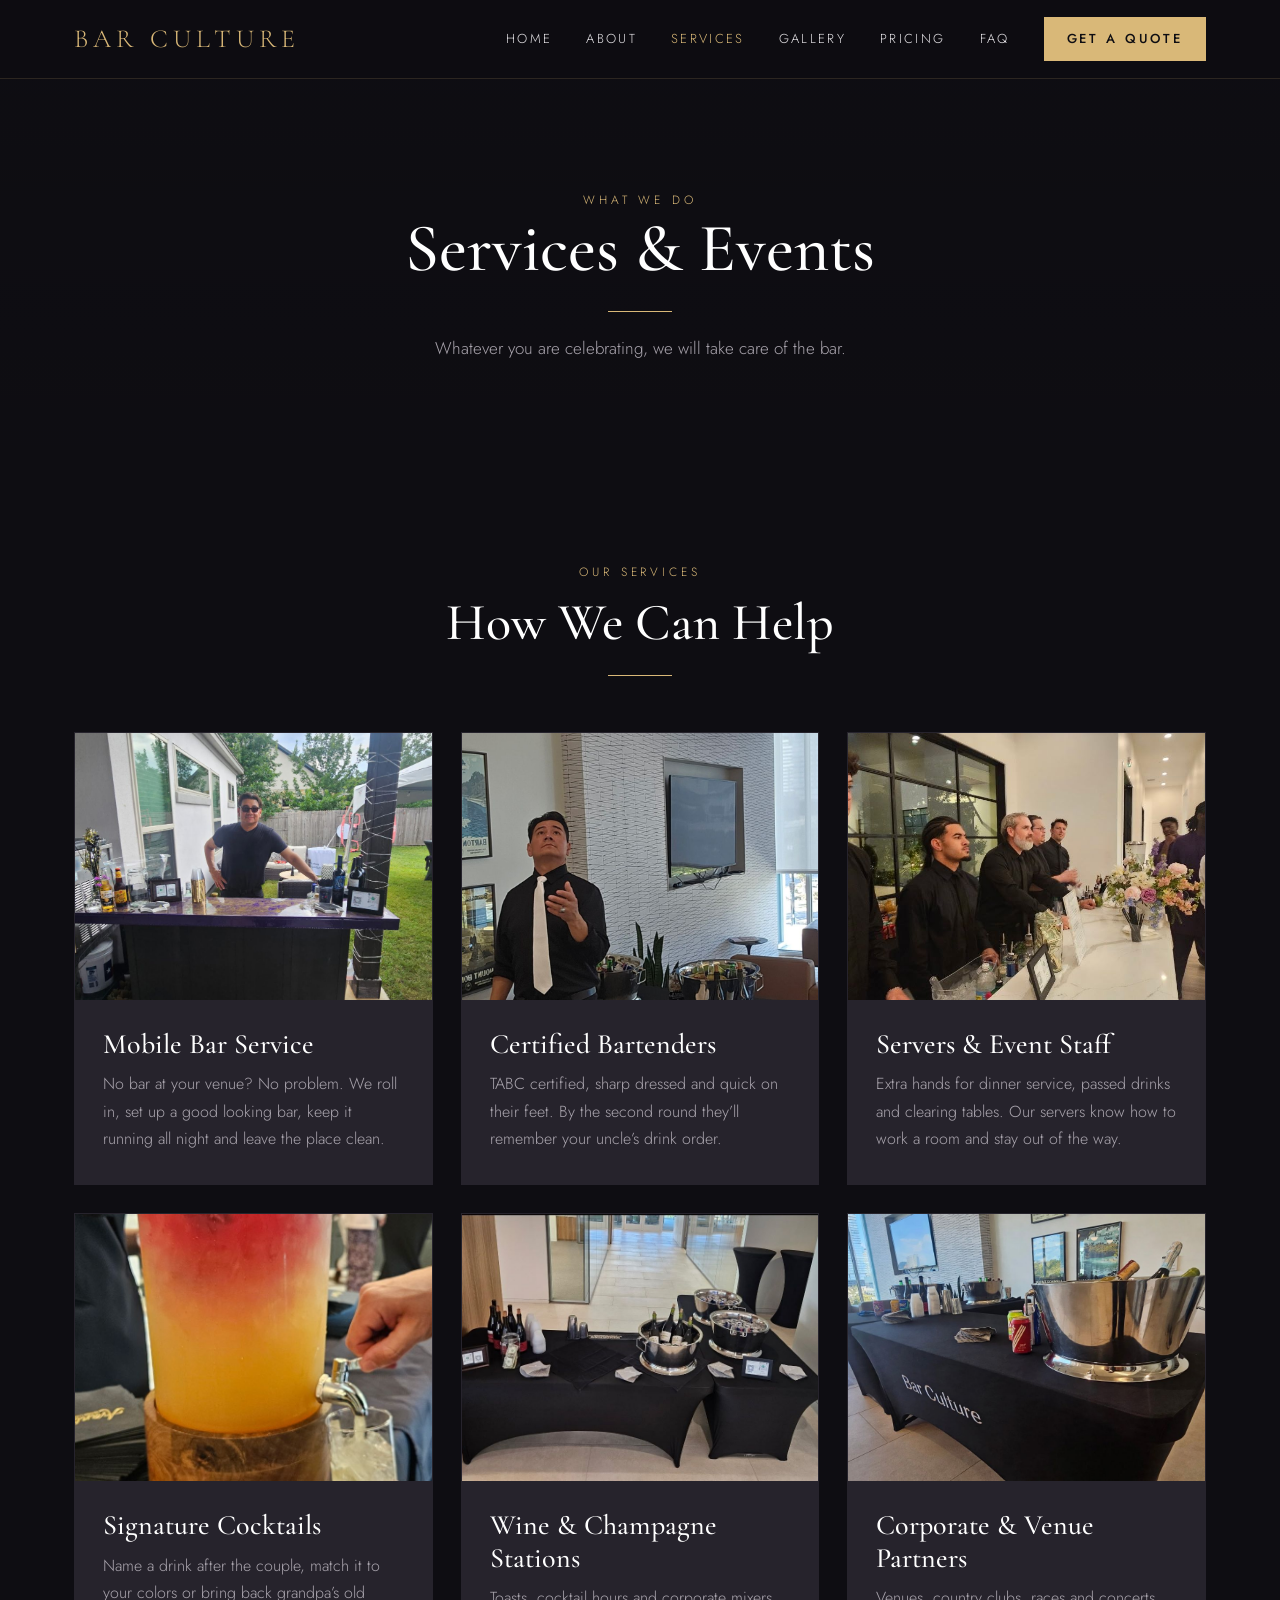
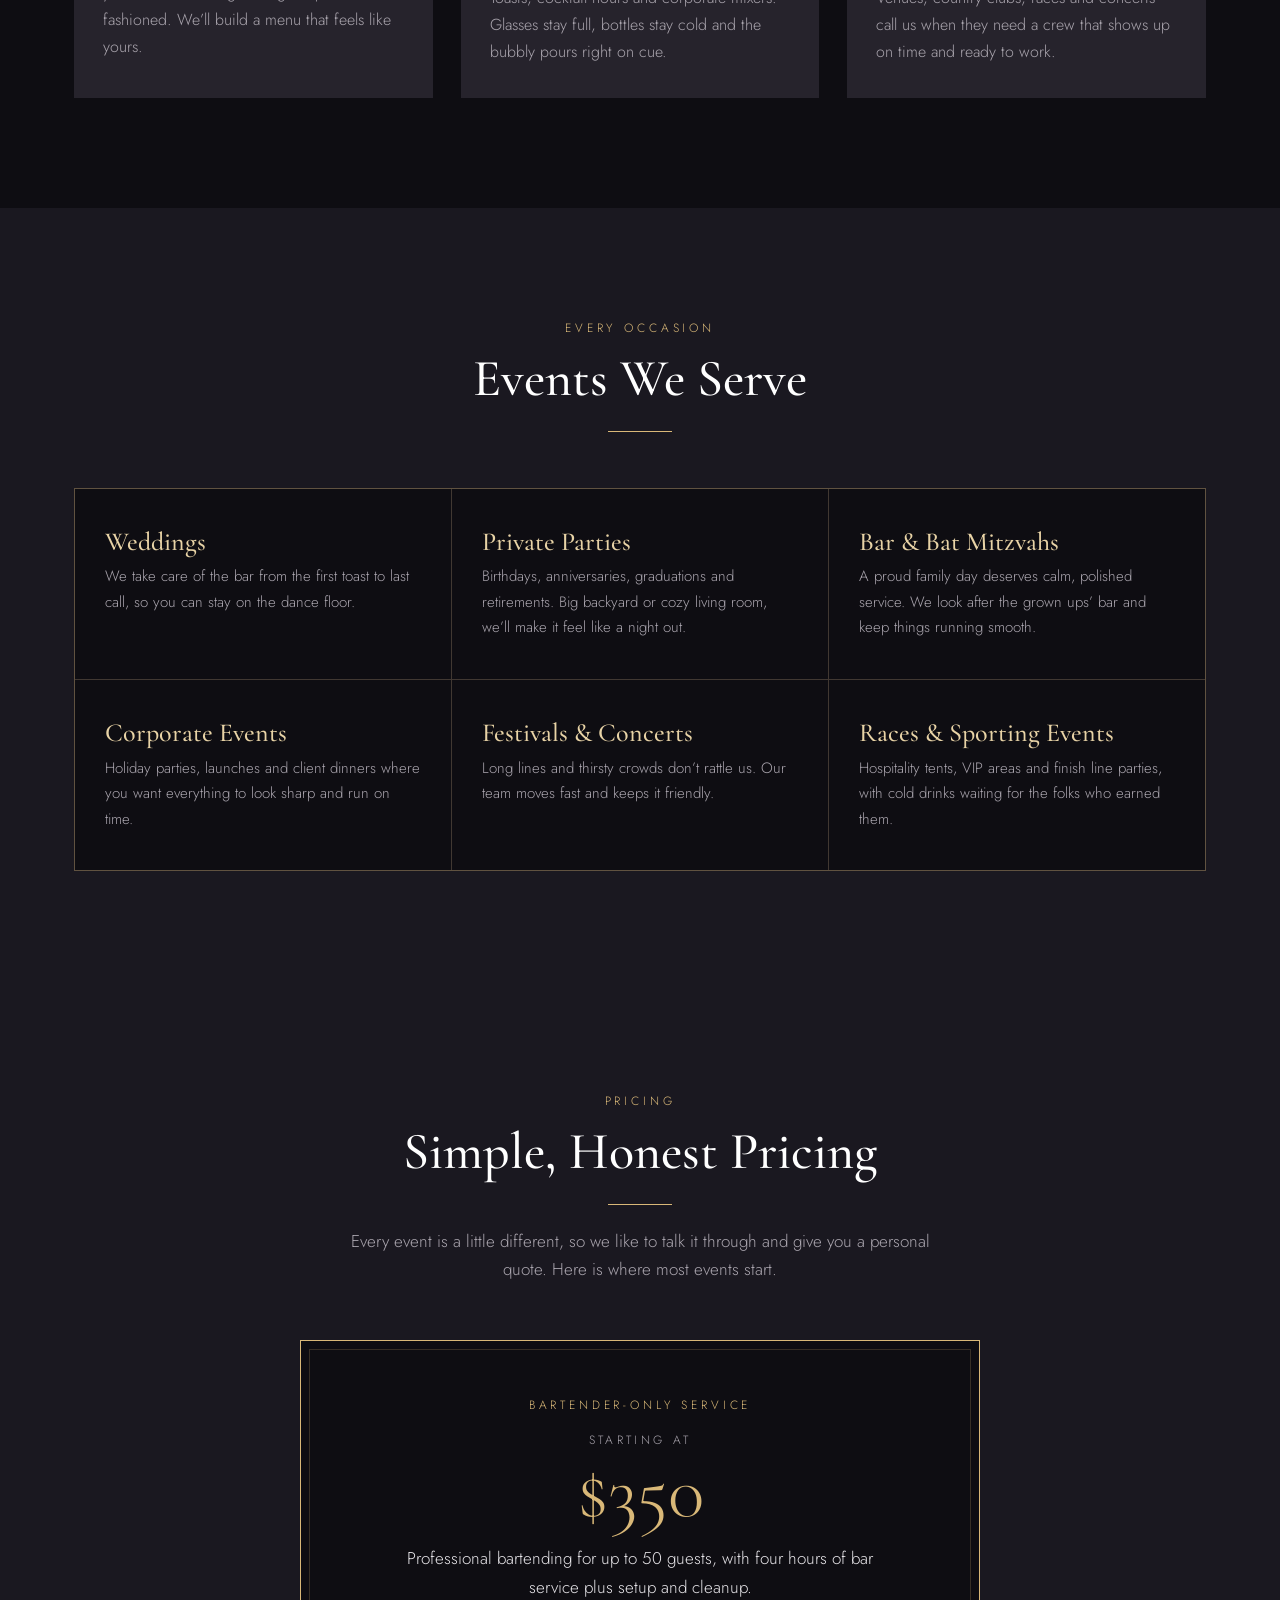
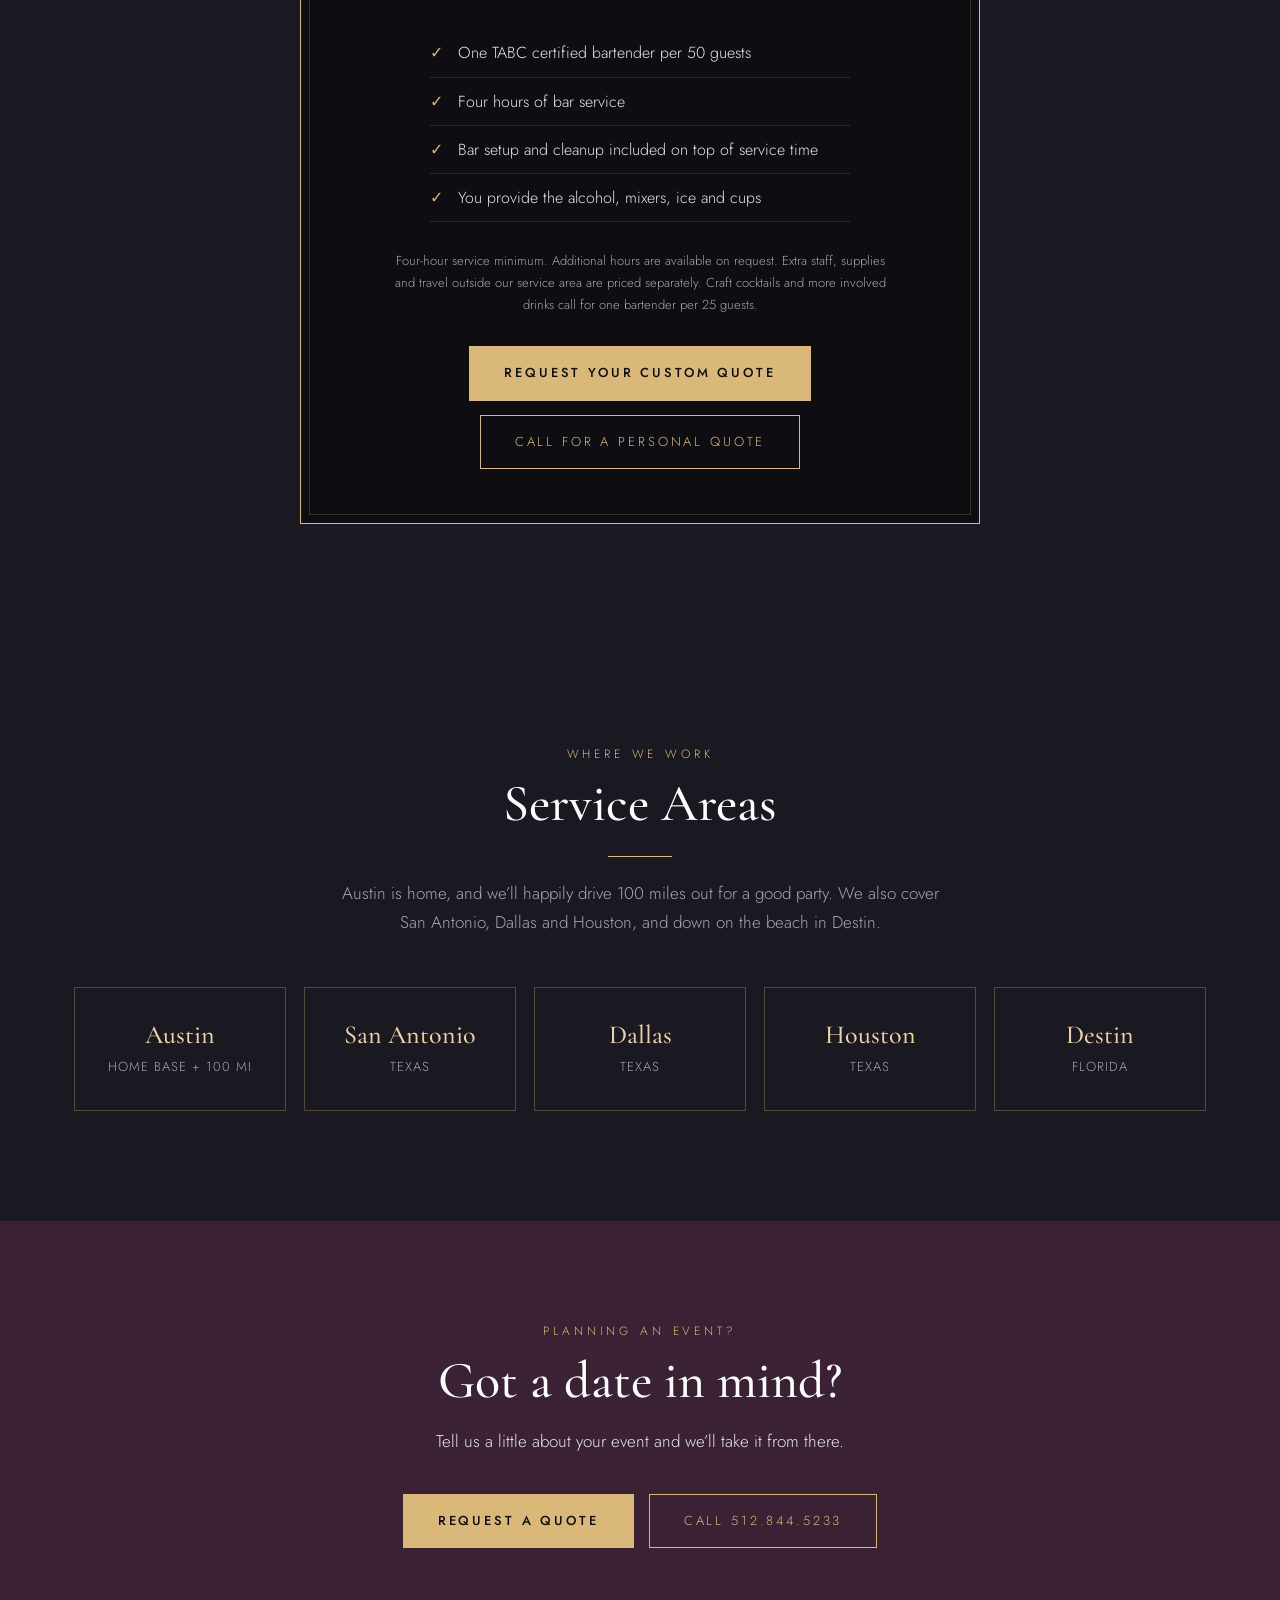
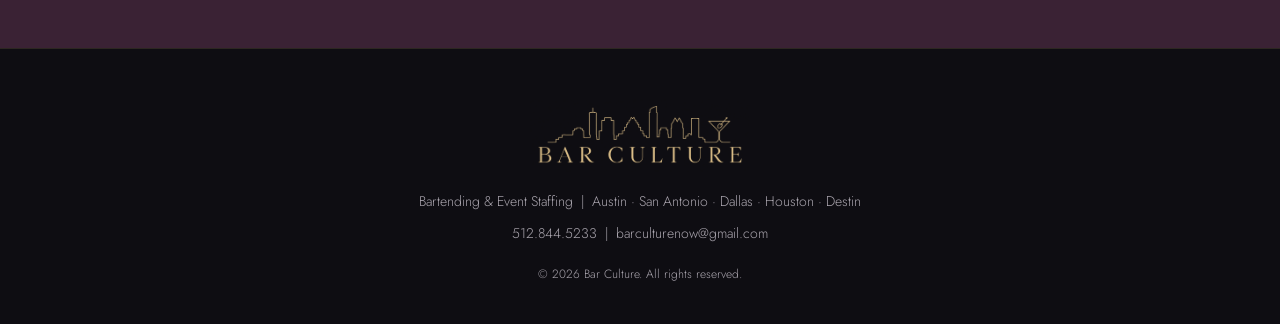
<file: services.html>
<!DOCTYPE html>
<html lang="en">
<head>
<meta charset="UTF-8">
<meta name="viewport" content="width=device-width, initial-scale=1">
<title>Bar Culture | Services &amp; Events</title>
<meta name="description" content="Bar Culture provides TABC certified bartenders, servers and mobile bar service for weddings, private parties, corporate events, festivals and concerts across Texas and Destin, Florida.">
<link rel="preconnect" href="https://fonts.googleapis.com">
<link rel="preconnect" href="https://fonts.gstatic.com" crossorigin>
<link href="https://fonts.googleapis.com/css2?family=Cormorant+Garamond:ital,wght@0,400;0,500;0,600;1,400&family=Jost:wght@300;400;500&display=swap" rel="stylesheet">
<link rel="stylesheet" href="css/style.css">
</head>
<body data-page="services">
<header class="page-head" style="--bg:url(../img/outdoor-bar.jpg)">
  <div class="wrap"><div class="eyebrow">What We Do</div><h1>Services &amp; Events</h1><div class="rule"></div><p>Whatever you are celebrating, we will take care of the bar.</p></div>
</header>
<section>
  <div class="wrap">
    <div class="center fade"><div class="eyebrow">Our Services</div><h2>How We Can Help</h2><div class="rule"></div></div>
    <div class="grid3"><div class="card fade"><img src="img/outdoor-bar.jpg" alt="Mobile Bar Service"><div class="body"><h3>Mobile Bar Service</h3><p>No bar at your venue? No problem. We roll in, set up a good looking bar, keep it running all night and leave the place clean.</p></div></div><div class="card fade"><img src="img/bartender.jpg" alt="Certified Bartenders"><div class="body"><h3>Certified Bartenders</h3><p>TABC certified, sharp dressed and quick on their feet. By the second round they’ll remember your uncle’s drink order.</p></div></div><div class="card fade"><img src="img/team.jpg" alt="Servers &amp; Event Staff"><div class="body"><h3>Servers &amp; Event Staff</h3><p>Extra hands for dinner service, passed drinks and clearing tables. Our servers know how to work a room and stay out of the way.</p></div></div><div class="card fade"><img src="img/punch.jpg" alt="Signature Cocktails"><div class="body"><h3>Signature Cocktails</h3><p>Name a drink after the couple, match it to your colors or bring back grandpa’s old fashioned. We’ll build a menu that feels like yours.</p></div></div><div class="card fade"><img src="img/wine-station.jpg" alt="Wine &amp; Champagne Stations"><div class="body"><h3>Wine &amp; Champagne Stations</h3><p>Toasts, cocktail hours and corporate mixers. Glasses stay full, bottles stay cold and the bubbly pours right on cue.</p></div></div><div class="card fade"><img src="img/branded-bar.jpg" alt="Corporate &amp; Venue Partners"><div class="body"><h3>Corporate &amp; Venue Partners</h3><p>Venues, country clubs, races and concerts call us when they need a crew that shows up on time and ready to work.</p></div></div></div>
  </div>
</section>
<section class="alt">
  <div class="wrap">
    <div class="center fade"><div class="eyebrow">Every Occasion</div><h2>Events We Serve</h2><div class="rule"></div></div>
    <div class="events fade">
      <div class="ev"><h3>Weddings</h3><p>We take care of the bar from the first toast to last call, so you can stay on the dance floor.</p></div>
      <div class="ev"><h3>Private Parties</h3><p>Birthdays, anniversaries, graduations and retirements. Big backyard or cozy living room, we’ll make it feel like a night out.</p></div>
      <div class="ev"><h3>Bar &amp; Bat Mitzvahs</h3><p>A proud family day deserves calm, polished service. We look after the grown ups’ bar and keep things running smooth.</p></div>
      <div class="ev"><h3>Corporate Events</h3><p>Holiday parties, launches and client dinners where you want everything to look sharp and run on time.</p></div>
      <div class="ev"><h3>Festivals &amp; Concerts</h3><p>Long lines and thirsty crowds don’t rattle us. Our team moves fast and keeps it friendly.</p></div>
      <div class="ev"><h3>Races &amp; Sporting Events</h3><p>Hospitality tents, VIP areas and finish line parties, with cold drinks waiting for the folks who earned them.</p></div>
    </div>
  </div>
</section>
<section id="pricing" class="alt">
  <div class="wrap">
    <div class="center fade"><div class="eyebrow">Pricing</div><h2>Simple, Honest Pricing</h2><div class="rule"></div>
      <p style="color:var(--muted);max-width:600px;margin:0 auto">Every event is a little different, so we like to talk it through and give you a personal quote. Here is where most events start.</p></div>
    <div class="price-card fade">
      <div class="eyebrow">Bartender-Only Service</div>
      <div class="price"><small>Starting at</small>$350</div>
      <p class="lead">Professional bartending for up to 50 guests, with four hours of bar service plus setup and cleanup.</p>
      <ul>
        <li>One TABC certified bartender per 50 guests</li>
        <li>Four hours of bar service</li>
        <li>Bar setup and cleanup included on top of service time</li>
        <li>You provide the alcohol, mixers, ice and cups</li>
      </ul>
      <p class="fine">Four-hour service minimum. Additional hours are available on request. Extra staff, supplies and travel outside our service area are priced separately. Craft cocktails and more involved drinks call for one bartender per 25 guests.</p>
      <div class="price-ctas"><a href="contact.html" class="btn btn-gold">Request Your Custom Quote</a><a href="tel:+15128445233" class="btn btn-line">Call for a Personal Quote</a></div>
    </div>
  </div>
</section>
<section id="areas" class="alt">
  <div class="wrap">
    <div class="center fade">
      <div class="eyebrow">Where We Work</div>
      <h2>Service Areas</h2>
      <div class="rule"></div>
      <p style="color:var(--muted);max-width:620px;margin:0 auto">Austin is home, and we’ll happily drive 100 miles out for a good party. We also cover San Antonio, Dallas and Houston, and down on the beach in Destin.</p>
    </div>
    <div class="areas fade" data-cities>
      <div class="area" data-city="Austin"><h3>Austin</h3><p>HOME BASE + 100 MI</p><span class="tagc">CLOSEST TO YOU</span></div>
      <div class="area" data-city="San Antonio"><h3>San Antonio</h3><p>TEXAS</p><span class="tagc">CLOSEST TO YOU</span></div>
      <div class="area" data-city="Dallas"><h3>Dallas</h3><p>TEXAS</p><span class="tagc">CLOSEST TO YOU</span></div>
      <div class="area" data-city="Houston"><h3>Houston</h3><p>TEXAS</p><span class="tagc">CLOSEST TO YOU</span></div>
      <div class="area" data-city="Destin"><h3>Destin</h3><p>FLORIDA</p><span class="tagc">CLOSEST TO YOU</span></div>
    </div>
  </div>
</section>
<div class="cta-band"><div class="wrap fade"><div class="eyebrow">Planning an event?</div><h2>Got a date in mind?</h2><p style="color:var(--platinum);margin:-8px auto 28px;max-width:520px">Tell us a little about your event and we’ll take it from there.</p>
<a href="contact.html" class="btn btn-gold">Request a Quote</a> &nbsp; <a href="tel:+15128445233" class="btn btn-line" style="margin-top:10px">Call 512.844.5233</a></div></div>
<script src="js/site.js"></script>
</body>
</html>
</file>
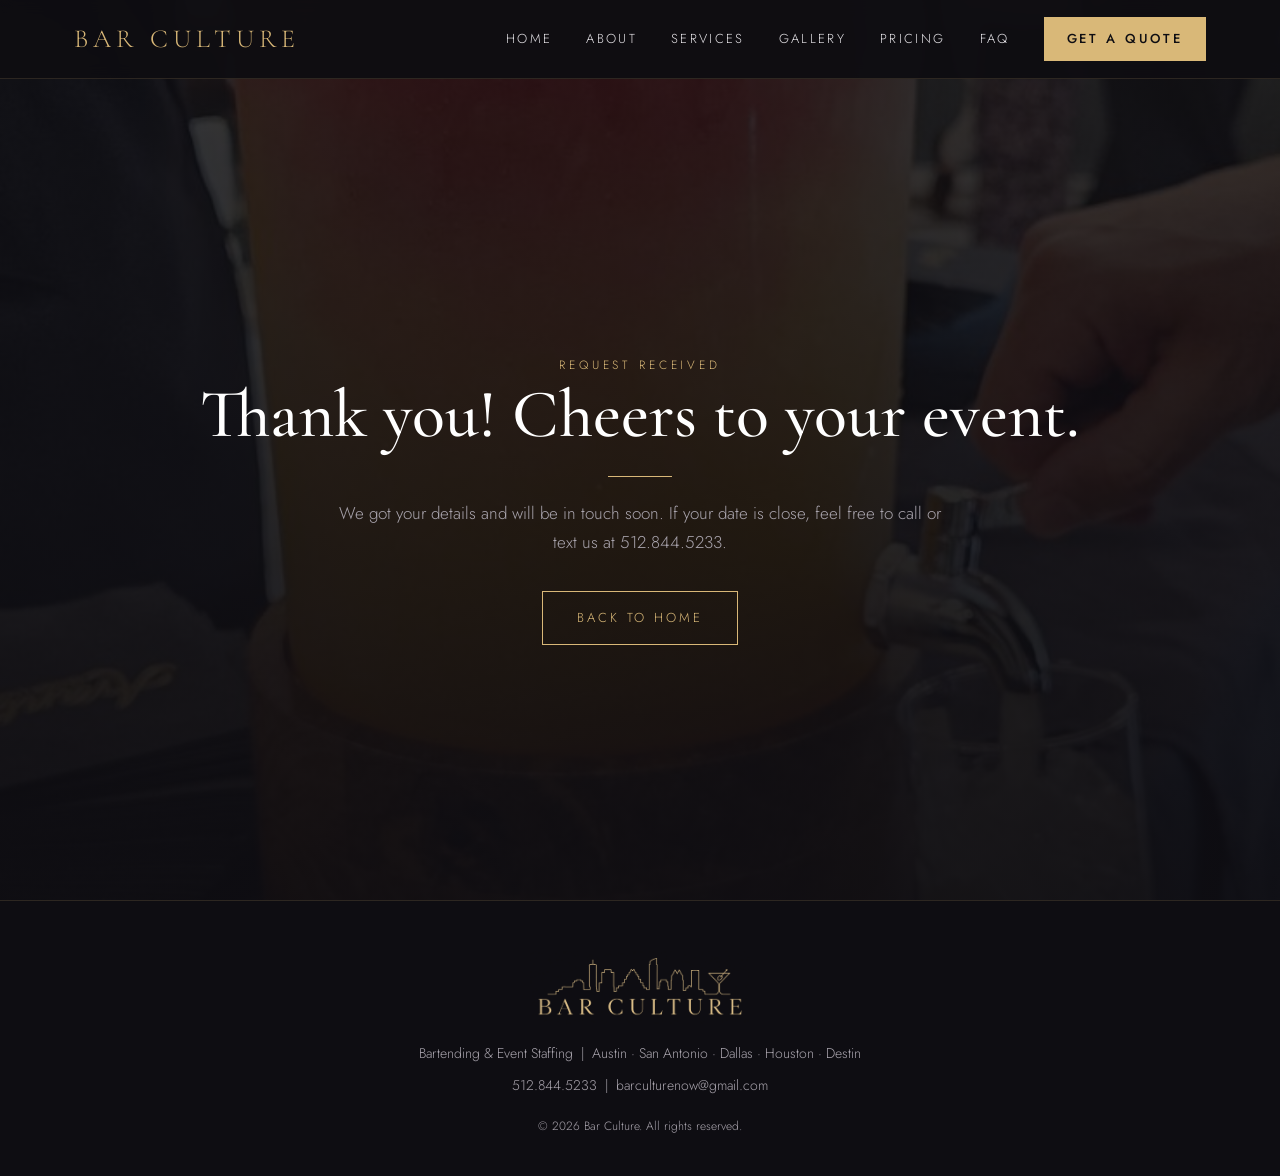
<file: thanks.html>
<!DOCTYPE html>
<html lang="en">
<head>
<meta charset="UTF-8">
<meta name="viewport" content="width=device-width, initial-scale=1">
<title>Bar Culture | Thank You</title>
<meta name="description" content="Bar Culture provides TABC certified bartenders, servers and mobile bar service for weddings, private parties, corporate events, festivals and concerts across Texas and Destin, Florida.">
<link rel="preconnect" href="https://fonts.googleapis.com">
<link rel="preconnect" href="https://fonts.gstatic.com" crossorigin>
<link href="https://fonts.googleapis.com/css2?family=Cormorant+Garamond:ital,wght@0,400;0,500;0,600;1,400&family=Jost:wght@300;400;500&display=swap" rel="stylesheet">
<link rel="stylesheet" href="css/style.css">
</head>
<body data-page="thanks">
<header class="page-head" style="min-height:100vh;display:flex;align-items:center;background-image:linear-gradient(180deg,rgba(14,13,18,.82),rgba(14,13,18,.96)),url(img/punch.jpg)">
  <div class="wrap"><div class="eyebrow">Request Received</div><h1>Thank you! Cheers to your event.</h1><div class="rule"></div>
  <p>We got your details and will be in touch soon. If your date is close, feel free to call or text us at 512.844.5233.</p>
  <a href="index.html" class="btn btn-line" style="margin-top:34px">Back to Home</a></div>
</header>
<script src="js/site.js"></script>
</body>
</html>
</file>
<file: css/style.css>
:root{
  --midnight:#0e0d12; --charcoal:#1a1820; --slate:#26232c;
  --plum:#3a2234; --wine:#5c2338;
  --gold:#d9b878; --gold-soft:#e8d3a6; --platinum:#e6e4e8; --muted:#a9a4ad;
  --serif:"Cormorant Garamond",Georgia,serif; --sans:"Jost",system-ui,sans-serif;
}
*{box-sizing:border-box;margin:0;padding:0}
html{scroll-behavior:smooth}
body{background:var(--midnight);color:var(--platinum);font-family:var(--sans);font-weight:300;line-height:1.7;font-size:17px}
img{max-width:100%;display:block}
a{color:inherit;text-decoration:none}
.wrap{max-width:1180px;margin:0 auto;padding:0 24px}
.eyebrow{font-size:12px;letter-spacing:.32em;text-transform:uppercase;color:var(--gold)}
h1,h2,h3{font-family:var(--serif);font-weight:500;line-height:1.15;color:#fff}
h2{font-size:clamp(34px,5vw,52px);margin:10px 0 18px}
.rule{width:64px;height:1px;background:var(--gold);margin:22px 0}
.btn{display:inline-block;padding:15px 34px;font-size:13px;letter-spacing:.22em;text-transform:uppercase;border:1px solid var(--gold);transition:.25s}
.btn-gold{background:var(--gold);color:var(--midnight);font-weight:500}
.btn-gold:hover{background:var(--gold-soft)}
.btn-line{color:var(--gold)}
.btn-line:hover{background:rgba(217,184,120,.1)}

/* nav */
nav{position:fixed;top:0;left:0;right:0;z-index:50;transition:.3s}
nav.solid{background:rgba(14,13,18,.94);backdrop-filter:blur(8px);border-bottom:1px solid rgba(217,184,120,.15)}
.nav-in{display:flex;align-items:center;justify-content:space-between;height:78px}
.brand{font-family:var(--serif);font-size:26px;letter-spacing:.2em;color:var(--gold)}
.links{display:flex;gap:34px;align-items:center;font-size:13px;letter-spacing:.18em;text-transform:uppercase}
.links a:not(.btn):hover{color:var(--gold)}
.links .btn{padding:10px 22px}
.burger{display:none;background:none;border:0;color:var(--gold);font-size:28px;cursor:pointer}

/* hero */
.hero{min-height:100vh;display:flex;align-items:center;text-align:center;position:relative;
  background:linear-gradient(180deg,rgba(14,13,18,.78),rgba(14,13,18,.6) 45%,rgba(14,13,18,.95)),url(../img/hero.jpg) center/cover}
.hero .wrap{position:relative;padding-top:90px;padding-bottom:60px}
.hero-logo{width:min(560px,86vw);margin:0 auto 26px}
.hero .tag{font-family:var(--serif);font-style:italic;font-size:clamp(22px,3vw,30px);color:var(--gold-soft)}
.hero p.sub{max-width:620px;margin:18px auto 36px;color:var(--platinum)}
.hero .ctas{display:flex;gap:16px;justify-content:center;flex-wrap:wrap}
.cities{margin-top:56px;display:flex;gap:28px;justify-content:center;flex-wrap:wrap;font-family:var(--serif);font-size:20px;color:var(--muted)}
.cities span::before{content:"\2022";color:var(--gold);margin-right:28px}
.cities span:first-child::before{display:none}

section{padding:110px 0}
.alt{background:var(--charcoal)}

/* intro */
.intro{display:grid;grid-template-columns:1.05fr 1fr;gap:70px;align-items:center}
.intro-img{position:relative}
.intro-img img{aspect-ratio:4/5;object-fit:cover;width:100%}
.intro-img::after{content:"";position:absolute;inset:18px -18px -18px 18px;border:1px solid var(--gold);z-index:-1}
.stats{display:flex;gap:46px;margin-top:34px}
.stat b{display:block;font-family:var(--serif);font-size:48px;font-weight:500;color:var(--gold);line-height:1}
.stat small{font-size:12px;letter-spacing:.18em;text-transform:uppercase;color:var(--muted)}

/* services */
.center{text-align:center}
.center .rule{margin:22px auto}
.grid3{display:grid;grid-template-columns:repeat(3,1fr);gap:28px;margin-top:56px}
.card{background:var(--slate);overflow:hidden;transition:.3s;border:1px solid transparent}
.card:hover{border-color:rgba(217,184,120,.4);transform:translateY(-4px)}
.card img{aspect-ratio:4/3;object-fit:cover;width:100%}
.card .body{padding:28px 28px 32px}
.card h3{font-size:28px;margin-bottom:10px}
.card p{color:var(--muted);font-size:16px}

/* events */
.events{display:grid;grid-template-columns:repeat(3,1fr);gap:1px;background:rgba(217,184,120,.2);margin-top:56px;border:1px solid rgba(217,184,120,.2)}
.ev{background:var(--midnight);padding:38px 30px}
.ev h3{font-size:26px;color:var(--gold-soft);margin-bottom:8px}
.ev p{color:var(--muted);font-size:15px}

/* quote band */
.band{padding:120px 0;text-align:center;background:linear-gradient(rgba(58,34,52,.82),rgba(14,13,18,.9)),url(../img/gala.jpg) center/cover}
.band blockquote{font-family:var(--serif);font-style:italic;font-size:clamp(28px,4vw,44px);max-width:860px;margin:0 auto;color:#fff;line-height:1.3}
.band cite{display:block;margin-top:22px;font-style:normal;font-size:12px;letter-spacing:.3em;text-transform:uppercase;color:var(--gold)}

/* why */
.why{display:grid;grid-template-columns:repeat(4,1fr);gap:34px;margin-top:56px}
.why h3{font-size:24px;margin:14px 0 8px}
.why p{color:var(--muted);font-size:15px}
.why .num{font-family:var(--serif);color:var(--gold);font-size:18px;letter-spacing:.2em}

/* gallery */
.gallery{columns:3 280px;column-gap:14px;margin-top:56px}
.gallery img{width:100%;margin-bottom:14px;cursor:zoom-in;transition:.3s;filter:saturate(.95)}
.gallery img:hover{opacity:.85}
.lb{position:fixed;inset:0;background:rgba(0,0,0,.92);display:none;align-items:center;justify-content:center;z-index:99;padding:30px;cursor:zoom-out}
.lb.on{display:flex}
.lb img{max-height:92vh;max-width:94vw}

/* areas */
.areas{display:grid;grid-template-columns:repeat(5,1fr);gap:18px;margin-top:50px}
.area{border:1px solid rgba(217,184,120,.3);padding:32px 18px;text-align:center}
.area h3{font-size:26px;color:var(--gold-soft)}
.area p{font-size:13px;color:var(--muted);letter-spacing:.08em;margin-top:6px}

/* contact */
.contact{display:grid;grid-template-columns:1fr 1.25fr;gap:70px}
.cinfo a{display:block;font-family:var(--serif);font-size:30px;color:#fff;margin:6px 0 22px}
.cinfo a:hover{color:var(--gold)}
form{display:grid;grid-template-columns:1fr 1fr;gap:18px}
form .full{grid-column:1/-1}
label{font-size:12px;letter-spacing:.18em;text-transform:uppercase;color:var(--muted);display:block;margin-bottom:6px}
input,select,textarea{width:100%;background:var(--slate);border:1px solid #3a3640;color:#fff;padding:14px 16px;font:inherit;font-size:16px}
input:focus,select:focus,textarea:focus{outline:none;border-color:var(--gold)}
textarea{min-height:130px;resize:vertical}
form .btn{border:none;cursor:pointer;justify-self:start}

footer{border-top:1px solid rgba(217,184,120,.15);padding:50px 0 40px;text-align:center;color:var(--muted);font-size:14px}
footer img{width:220px;margin:0 auto 18px}

.fade{opacity:0;transform:translateY(24px);transition:opacity .8s,transform .8s}
.fade.in{opacity:1;transform:none}

@media (max-width:900px){
  .links{display:none;position:absolute;top:78px;left:0;right:0;flex-direction:column;background:var(--midnight);padding:26px;gap:22px;border-bottom:1px solid rgba(217,184,120,.2)}
  .links.open{display:flex}
  .burger{display:block}
  .intro,.contact{grid-template-columns:1fr;gap:50px}
  .grid3,.events{grid-template-columns:1fr}
  .why{grid-template-columns:1fr 1fr}
  .areas{grid-template-columns:1fr 1fr}
  form{grid-template-columns:1fr}
  section{padding:80px 0}
  .cities span::before{display:none}
  .cities{gap:14px}
}

/* ---------- multi-page additions ---------- */
.links a.active{color:var(--gold)}
.page-head{padding:190px 0 90px;text-align:center;background:linear-gradient(180deg,rgba(14,13,18,.82),rgba(14,13,18,.96));background-size:cover;background-position:center}
.page-head h1{font-size:clamp(42px,6vw,68px)}
.page-head p{max-width:620px;margin:0 auto;color:var(--muted)}
.page-head .rule{margin:22px auto}
.more{margin-top:46px;text-align:center}
.near{display:inline-block;margin-top:14px;font-size:12px;letter-spacing:.24em;text-transform:uppercase;color:var(--gold-soft);opacity:0;transition:opacity .6s}
.near.show{opacity:1}
.area.closest{border-color:var(--gold);background:rgba(217,184,120,.07)}
.area .tagc{display:none;margin-top:10px;font-size:11px;letter-spacing:.22em;color:var(--gold)}
.area.closest .tagc{display:block}
.cta-band{padding:100px 0;text-align:center;background:var(--plum)}
.cta-band h2{margin-bottom:24px}

/* carousel */
.carousel{position:relative;margin-top:56px}
.c-view{overflow:hidden}
.c-track{display:flex;gap:18px;transition:transform 1s cubic-bezier(.65,0,.35,1)}
.c-item{flex:0 0 calc((100% - 36px)/3);aspect-ratio:4/5;overflow:hidden;cursor:zoom-in;position:relative}
.c-item img{width:100%;height:100%;object-fit:cover;transition:transform 1.2s}
.c-item:hover img{transform:scale(1.05)}
.c-item::after{content:"";position:absolute;inset:0;border:1px solid rgba(217,184,120,0);transition:.4s}
.c-item:hover::after{border-color:rgba(217,184,120,.6);inset:12px}
.c-btn{position:absolute;top:50%;transform:translateY(-50%);width:52px;height:52px;border-radius:50%;border:1px solid var(--gold);background:rgba(14,13,18,.7);color:var(--gold);font-size:22px;cursor:pointer;z-index:2;transition:.25s}
.c-btn:hover{background:var(--gold);color:var(--midnight)}
.c-prev{left:-26px}.c-next{right:-26px}
.c-dots{display:flex;gap:10px;justify-content:center;margin-top:28px}
.c-dots button{width:28px;height:2px;border:0;background:#4a4550;cursor:pointer;transition:.3s;padding:0}
.c-dots button.on{background:var(--gold);width:46px}
.grid-gal{display:grid;grid-template-columns:repeat(3,1fr);gap:12px;margin-top:70px}
.grid-gal div{aspect-ratio:1;overflow:hidden;cursor:zoom-in}
.grid-gal img{width:100%;height:100%;object-fit:cover;transition:transform .8s,opacity .3s}
.grid-gal div:hover img{transform:scale(1.06);opacity:.85}

/* lightbox v2 */
.lb{flex-direction:column;cursor:default;background:rgba(8,7,10,.96)}
.lb img{max-height:80vh;max-width:86vw;box-shadow:0 30px 80px rgba(0,0,0,.6);transition:opacity .3s}
.lb .lb-x{position:absolute;top:22px;right:28px;background:none;border:0;color:var(--gold);font-size:34px;cursor:pointer}
.lb .lb-nav{position:absolute;top:50%;transform:translateY(-50%);background:none;border:1px solid rgba(217,184,120,.5);color:var(--gold);width:56px;height:56px;border-radius:50%;font-size:24px;cursor:pointer}
.lb .lb-nav:hover{background:var(--gold);color:var(--midnight)}
.lb .lb-p{left:28px}.lb .lb-n{right:28px}
.lb .lb-count{margin-top:22px;font-size:12px;letter-spacing:.3em;color:var(--muted)}

@media (max-width:900px){
  .c-item{flex:0 0 100%}
  .c-prev{left:8px}.c-next{right:8px}
  .grid-gal{grid-template-columns:repeat(2,1fr)}
  .lb .lb-nav{width:44px;height:44px;font-size:18px}
  .lb .lb-p{left:8px}.lb .lb-n{right:8px}
  .page-head{padding:150px 0 70px}
}

/* faq */
.faq-wrap{max-width:860px;margin:0 auto}
.faq-group{margin-top:60px}
.faq-group:first-child{margin-top:0}
.faq-group h2{font-size:clamp(28px,3.6vw,38px);margin-bottom:18px}
.faq-group details{border-bottom:1px solid rgba(217,184,120,.22)}
.faq-group summary{list-style:none;cursor:pointer;padding:24px 50px 24px 0;position:relative;font-family:var(--serif);font-size:23px;color:#fff;transition:color .2s}
.faq-group summary::-webkit-details-marker{display:none}
.faq-group summary::after{content:"+";position:absolute;right:6px;top:50%;transform:translateY(-50%);color:var(--gold);font-family:var(--sans);font-size:26px;font-weight:300;transition:transform .3s}
.faq-group details[open] summary{color:var(--gold-soft)}
.faq-group details[open] summary::after{transform:translateY(-50%) rotate(45deg)}
.faq-group summary:hover{color:var(--gold)}
.faq-group details p{color:var(--muted);padding:0 40px 26px 0;font-size:16px}

/* pricing */
.price-card{max-width:680px;margin:56px auto 0;border:1px solid var(--gold);padding:54px 50px;text-align:center;background:var(--midnight);position:relative}
.price-card::before{content:"";position:absolute;inset:8px;border:1px solid rgba(217,184,120,.2);pointer-events:none}
.price{font-family:var(--serif);font-size:76px;color:var(--gold);line-height:1;margin:18px 0 14px}
.price small{display:block;font-family:var(--sans);font-size:12px;letter-spacing:.28em;text-transform:uppercase;color:var(--muted);margin-bottom:8px}
.price-card .lead{color:var(--platinum);max-width:480px;margin:0 auto}
.price-card ul{list-style:none;margin:28px auto;max-width:420px;text-align:left}
.price-card li{padding:10px 0 10px 28px;border-bottom:1px solid rgba(217,184,120,.15);position:relative;font-size:16px}
.price-card li::before{content:"\2713";position:absolute;left:0;color:var(--gold)}
.price-card .fine{font-size:13px;color:var(--muted);max-width:500px;margin:0 auto 30px}
.price-ctas{display:flex;gap:14px;justify-content:center;flex-wrap:wrap}
.teaser{text-align:center;margin-top:44px;color:var(--platinum);font-family:var(--serif);font-size:22px}
.teaser b{color:var(--gold);font-weight:500}
@media (max-width:900px){.price-card{padding:44px 24px}.price{font-size:60px}}
@media (max-width:1180px) and (min-width:901px){.links{gap:20px;font-size:12px;letter-spacing:.12em}.brand{font-size:22px}}
section[id]{scroll-margin-top:70px}
</file>
